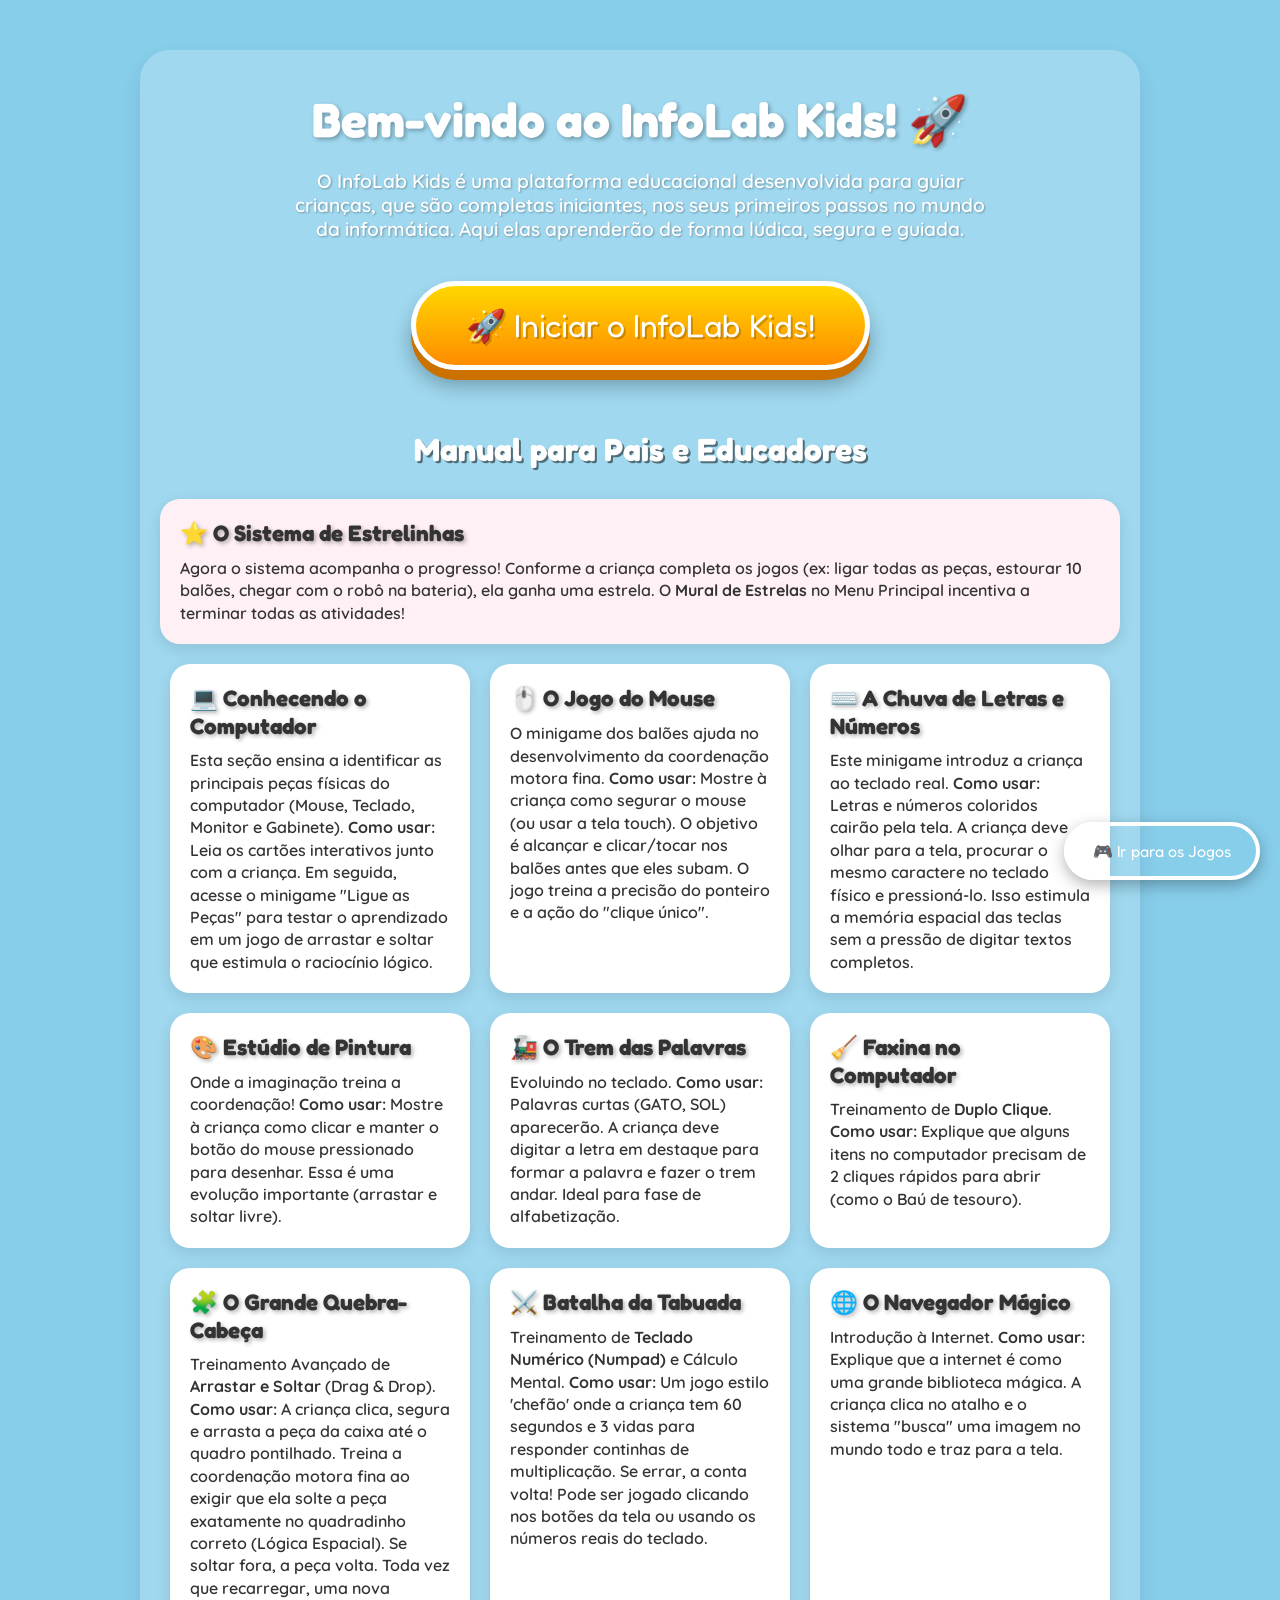
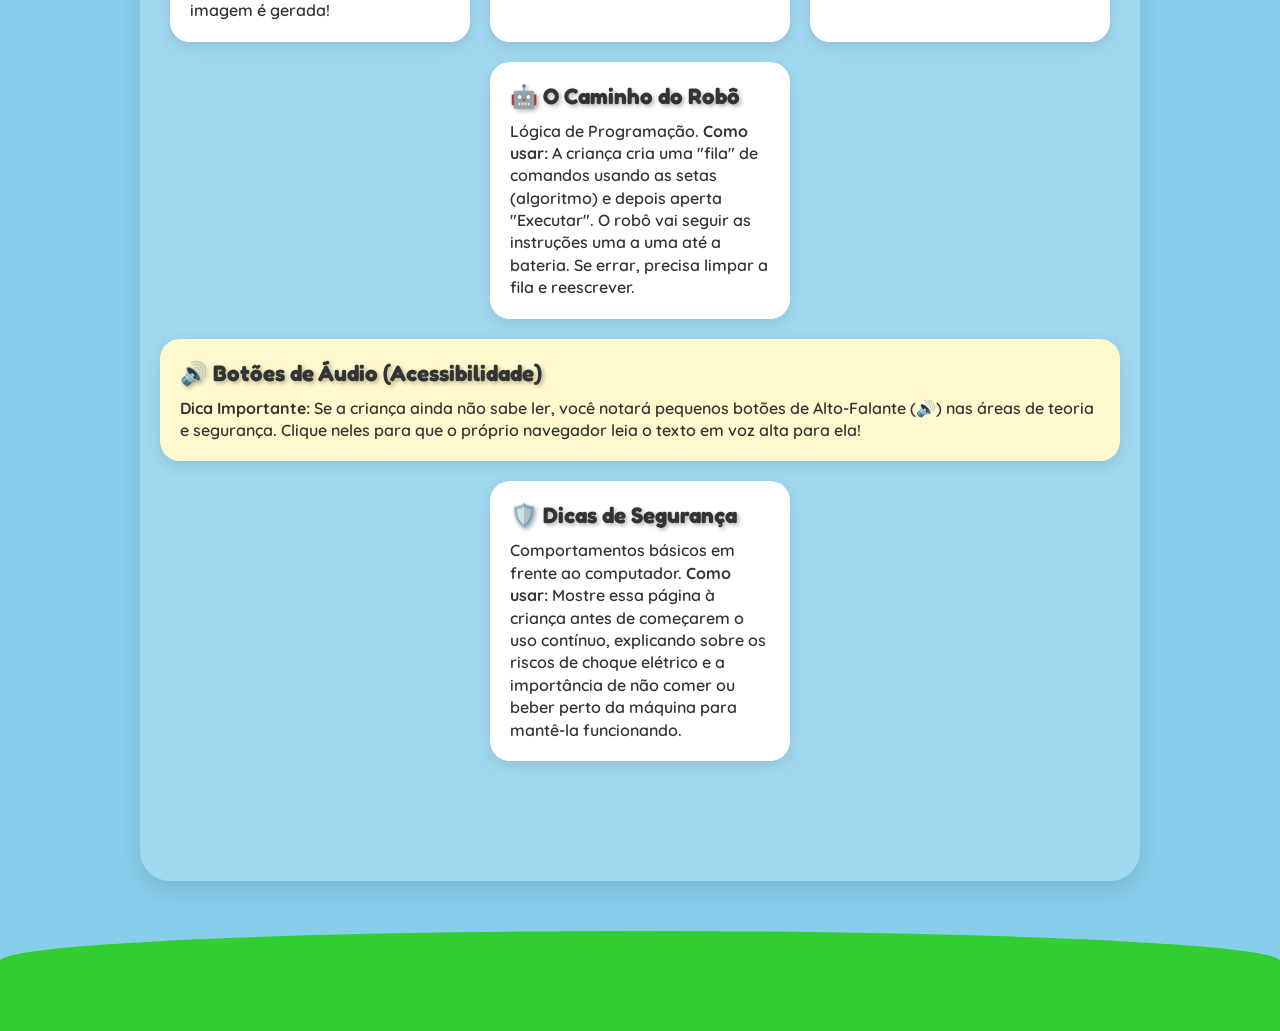
<file: index.html>
<!DOCTYPE html>
<html lang="pt-BR">
<head>
  <meta charset="UTF-8">
  <meta name="viewport" content="width=device-width, initial-scale=1.0">
  <title>Sobre - InfoLab Kids</title>
  <link rel="stylesheet" href="css/style.css?v=2">
</head>
<body>

  <div class="container" style="max-width: 1000px; padding-bottom: 80px;">
    
    <div class="hero-section">
      <h1 class="logo-title" style="margin-bottom: 20px; font-size: 3rem;">Bem-vindo ao InfoLab Kids! 🚀</h1>
      <p>
        O InfoLab Kids é uma plataforma educacional desenvolvida para guiar crianças, que são completas iniciantes, 
        nos seus primeiros passos no mundo da informática. Aqui elas aprenderão de forma lúdica, segura e guiada.
      </p>
    </div>

    <div style="text-align: center;">
      <a href="menu.html" class="btn-start-hero">🚀 Iniciar o InfoLab Kids!</a>
    </div>

    <h2 style="color: white; text-align: center; font-family: 'Fredoka One', cursive; margin-bottom: 30px; font-size: 2rem; text-shadow: 2px 2px 0px rgba(0,0,0,0.5);">
      Manual para Pais e Educadores
    </h2>

    <div class="guide-grid">
      
      <!-- Guia: Gamificação -->
      <div class="guide-card" style="width: 100%; background-color: #FFF0F5; border-color: #FF69B4;">
        <h3>⭐ O Sistema de Estrelinhas</h3>
        <p>
          Agora o sistema acompanha o progresso! Conforme a criança completa os jogos (ex: ligar todas as peças, estourar 10 balões, chegar com o robô na bateria), ela ganha uma estrela. O <strong>Mural de Estrelas</strong> no Menu Principal incentiva a terminar todas as atividades!
        </p>
      </div>

      <!-- Guia: Conhecendo o Computador -->
      <div class="guide-card">
        <h3>💻 Conhecendo o Computador</h3>
        <p>
          Esta seção ensina a identificar as principais peças físicas do computador (Mouse, Teclado, Monitor e Gabinete). 
          <strong>Como usar:</strong> Leia os cartões interativos junto com a criança. Em seguida, acesse o minigame "Ligue as Peças" para testar o aprendizado em um jogo de arrastar e soltar que estimula o raciocínio lógico.
        </p>
      </div>

      <!-- Guia: Aprendendo a usar o Mouse -->
      <div class="guide-card">
        <h3>🖱️ O Jogo do Mouse</h3>
        <p>
          O minigame dos balões ajuda no desenvolvimento da coordenação motora fina. 
          <strong>Como usar:</strong> Mostre à criança como segurar o mouse (ou usar a tela touch). O objetivo é alcançar e clicar/tocar nos balões antes que eles subam. O jogo treina a precisão do ponteiro e a ação do "clique único".
        </p>
      </div>

      <!-- Guia: Aprendendo a usar o Teclado -->
      <div class="guide-card">
        <h3>⌨️ A Chuva de Letras e Números</h3>
        <p>
          Este minigame introduz a criança ao teclado real. 
          <strong>Como usar:</strong> Letras e números coloridos cairão pela tela. A criança deve olhar para a tela, procurar o mesmo caractere no teclado físico e pressioná-lo. Isso estimula a memória espacial das teclas sem a pressão de digitar textos completos.
        </p>
      </div>

      <!-- Guia: Estúdio de Pintura -->
      <div class="guide-card">
        <h3>🎨 Estúdio de Pintura</h3>
        <p>
          Onde a imaginação treina a coordenação! 
          <strong>Como usar:</strong> Mostre à criança como clicar e manter o botão do mouse pressionado para desenhar. Essa é uma evolução importante (arrastar e soltar livre).
        </p>
      </div>

      <!-- Guia: Trem das Palavras -->
      <div class="guide-card">
        <h3>🚂 O Trem das Palavras</h3>
        <p>
          Evoluindo no teclado. 
          <strong>Como usar:</strong> Palavras curtas (GATO, SOL) aparecerão. A criança deve digitar a letra em destaque para formar a palavra e fazer o trem andar. Ideal para fase de alfabetização.
        </p>
      </div>

      <!-- Guia: Faxina -->
      <div class="guide-card">
        <h3>🧹 Faxina no Computador</h3>
        <p>
          Treinamento de <strong>Duplo Clique</strong>.
          <strong>Como usar:</strong> Explique que alguns itens no computador precisam de 2 cliques rápidos para abrir (como o Baú de tesouro).
        </p>
      </div>

      <!-- Guia: Quebra-Cabeça -->
      <div class="guide-card">
        <h3>🧩 O Grande Quebra-Cabeça</h3>
        <p>
          Treinamento Avançado de <strong>Arrastar e Soltar</strong> (Drag & Drop).
          <strong>Como usar:</strong> A criança clica, segura e arrasta a peça da caixa até o quadro pontilhado. Treina a coordenação motora fina ao exigir que ela solte a peça exatamente no quadradinho correto (Lógica Espacial). Se soltar fora, a peça volta. Toda vez que recarregar, uma nova imagem é gerada!
        </p>
      </div>

      <!-- Guia: Batalha da Tabuada -->
      <div class="guide-card">
        <h3>⚔️ Batalha da Tabuada</h3>
        <p>
          Treinamento de <strong>Teclado Numérico (Numpad)</strong> e Cálculo Mental.
          <strong>Como usar:</strong> Um jogo estilo 'chefão' onde a criança tem 60 segundos e 3 vidas para responder continhas de multiplicação. Se errar, a conta volta! Pode ser jogado clicando nos botões da tela ou usando os números reais do teclado.
        </p>
      </div>

      <!-- Guia: O Navegador Mágico -->
      <div class="guide-card">
        <h3>🌐 O Navegador Mágico</h3>
        <p>
          Introdução à Internet.
          <strong>Como usar:</strong> Explique que a internet é como uma grande biblioteca mágica. A criança clica no atalho e o sistema "busca" uma imagem no mundo todo e traz para a tela.
        </p>
      </div>

      <!-- Guia: O Caminho do Robô -->
      <div class="guide-card">
        <h3>🤖 O Caminho do Robô</h3>
        <p>
          Lógica de Programação.
          <strong>Como usar:</strong> A criança cria uma "fila" de comandos usando as setas (algoritmo) e depois aperta "Executar". O robô vai seguir as instruções uma a uma até a bateria. Se errar, precisa limpar a fila e reescrever.
        </p>
      </div>

      <!-- Dica: Acessibilidade -->
      <div class="guide-card" style="width: 100%; background-color: #FFFACD; border-color: #FFD700;">
        <h3>🔊 Botões de Áudio (Acessibilidade)</h3>
        <p>
          <strong>Dica Importante:</strong> Se a criança ainda não sabe ler, você notará pequenos botões de Alto-Falante (🔊) nas áreas de teoria e segurança. Clique neles para que o próprio navegador leia o texto em voz alta para ela!
        </p>
      </div>


      <!-- Guia: Dicas de Segurança -->
      <div class="guide-card">
        <h3>🛡️ Dicas de Segurança</h3>
        <p>
          Comportamentos básicos em frente ao computador. 
          <strong>Como usar:</strong> Mostre essa página à criança antes de começarem o uso contínuo, explicando sobre os riscos de choque elétrico e a importância de não comer ou beber perto da máquina para mantê-la funcionando.
        </p>
      </div>

    </div>

  </div>

  <a href="menu.html" style="position: fixed; bottom: 20px; right: 20px; background-color: var(--button-blue); color: white; padding: 15px 25px; border-radius: 30px; font-family: 'Fredoka One', cursive; text-decoration: none; border: 4px solid white; box-shadow: 0 5px 15px rgba(0,0,0,0.3); z-index: 100;">🎮 Ir para os Jogos</a>
  <div class="grass-footer"></div>

</body>
</html>
</file>
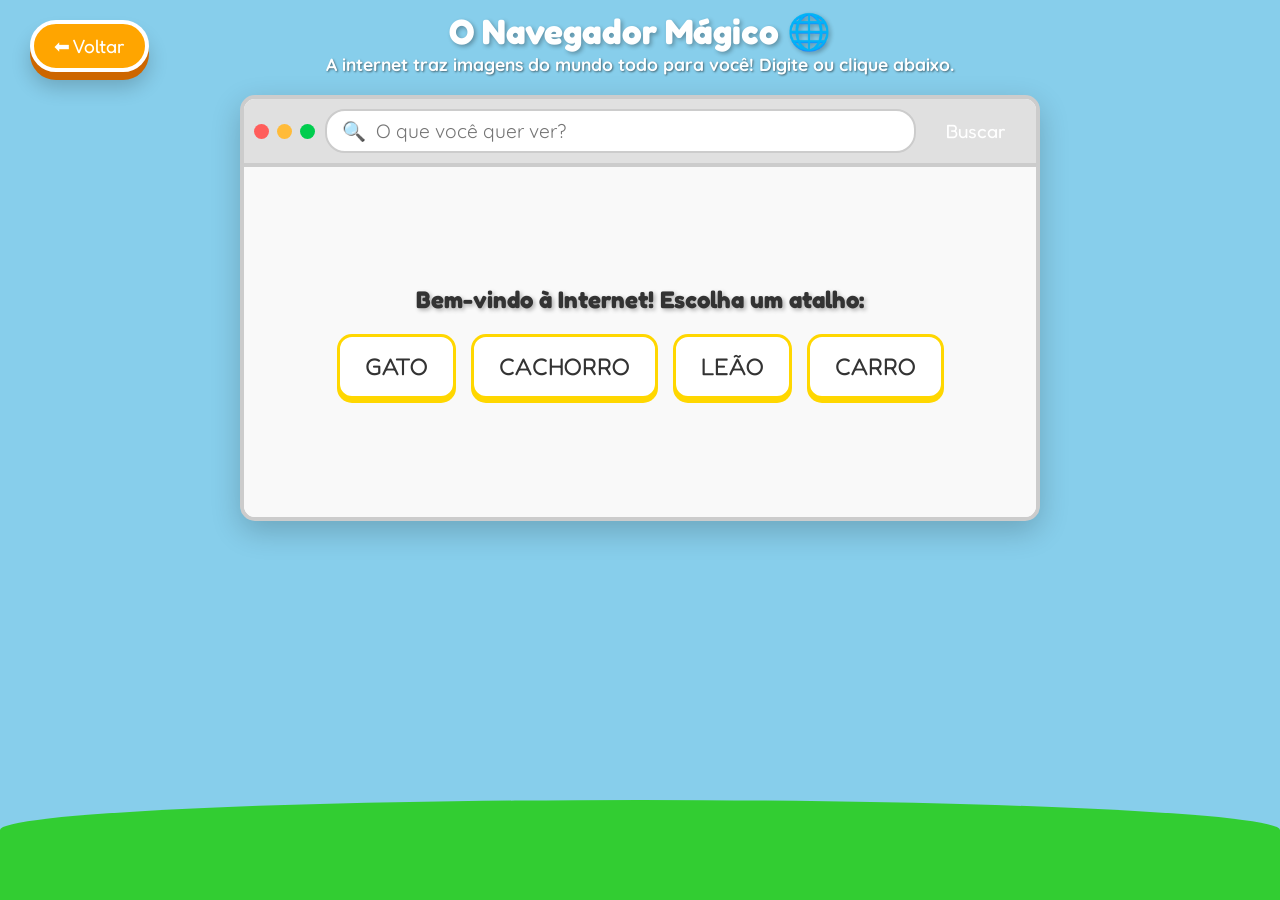
<file: browser-game.html>
<!DOCTYPE html>
<html lang="pt-BR">
<head>
  <meta charset="UTF-8">
  <meta name="viewport" content="width=device-width, initial-scale=1.0, maximum-scale=1.0, user-scalable=no">
  <title>O Navegador Mágico - InfoLab Kids</title>
  <link rel="stylesheet" href="css/style.css?v=3">
  <style>
    .browser-window {
      background: white;
      border: 4px solid #ccc;
      border-radius: 15px;
      width: 90%;
      max-width: 800px;
      margin: 20px auto;
      overflow: hidden;
      box-shadow: 0 10px 30px rgba(0,0,0,0.2);
    }
    .browser-header {
      background: #e0e0e0;
      padding: 10px;
      display: flex;
      align-items: center;
      gap: 10px;
      border-bottom: 4px solid #ccc;
    }
    .browser-dots {
      display: flex;
      gap: 8px;
    }
    .dot {
      width: 15px;
      height: 15px;
      border-radius: 50%;
    }
    .dot.red { background: #FF5D5B; }
    .dot.yellow { background: #FFBB39; }
    .dot.green { background: #00CD4E; }
    
    .browser-bar {
      flex-grow: 1;
      background: white;
      border-radius: 20px;
      padding: 8px 15px;
      font-size: 1.2rem;
      border: 2px solid #ccc;
      display: flex;
      align-items: center;
      font-family: 'Quicksand', sans-serif;
    }
    .browser-bar input {
      border: none;
      outline: none;
      width: 100%;
      font-size: 1.2rem;
      font-family: 'Quicksand', sans-serif;
      margin-left: 10px;
    }
    .search-btn {
      background: var(--button-blue);
      color: white;
      border: none;
      border-radius: 20px;
      padding: 8px 20px;
      font-size: 1.2rem;
      cursor: pointer;
      font-family: 'Fredoka One', cursive;
    }
    
    .browser-content {
      min-height: 350px;
      padding: 20px;
      background: #f9f9f9;
      display: flex;
      flex-direction: column;
      align-items: center;
      justify-content: center;
    }
    .shortcuts {
      display: flex;
      gap: 15px;
      margin-top: 20px;
    }
    .shortcut-btn {
      background: white;
      border: 3px solid var(--button-yellow);
      border-radius: 15px;
      padding: 15px 25px;
      font-size: 1.5rem;
      cursor: pointer;
      font-family: 'Fredoka One', cursive;
      color: var(--text-dark);
      box-shadow: 0 4px 0 var(--button-yellow);
      transition: transform 0.1s;
    }
    .shortcut-btn:active {
      transform: translateY(4px);
      box-shadow: none;
    }

    #loading-spinner {
      display: none;
      font-size: 4rem;
      animation: spin 2s linear infinite;
    }
    @keyframes spin { 100% { transform: rotate(360deg); } }

    #result-card {
      display: none;
      background: white;
      border: 4px solid var(--button-blue);
      border-radius: 20px;
      padding: 30px;
      text-align: center;
      animation: pop 0.5s ease-out;
    }
    #result-emoji {
      font-size: 8rem;
      margin-bottom: 10px;
    }
  </style>
</head>
<body class="game-container">

  <a href="menu.html" class="btn-kid btn-secondary btn-back">⬅ Voltar</a>

  <div style="text-align: center; margin-top: 10px;">
    <h1 class="logo-title" style="margin: 0; font-size: 2.2rem;">O Navegador Mágico 🌐</h1>
    <p style="font-size: 1.1rem; font-weight: 700; color: white; text-shadow: 1px 1px 2px rgba(0,0,0,0.5);">A internet traz imagens do mundo todo para você! Digite ou clique abaixo.</p>
  </div>

  <div class="browser-window">
    <div class="browser-header">
      <div class="browser-dots">
        <div class="dot red"></div><div class="dot yellow"></div><div class="dot green"></div>
      </div>
      <div class="browser-bar">
        🔍 <input type="text" id="search-input" placeholder="O que você quer ver?" readonly>
      </div>
      <button class="search-btn" id="btn-search">Buscar</button>
    </div>
    
    <div class="browser-content" id="browser-content">
      
      <div id="home-view">
        <h2 style="color: var(--text-dark); font-family: 'Fredoka One', cursive; text-align: center;">Bem-vindo à Internet! Escolha um atalho:</h2>
        <div class="shortcuts">
          <button class="shortcut-btn" data-word="GATO" data-emoji="🐱">GATO</button>
          <button class="shortcut-btn" data-word="CACHORRO" data-emoji="🐶">CACHORRO</button>
          <button class="shortcut-btn" data-word="LEÃO" data-emoji="🦁">LEÃO</button>
          <button class="shortcut-btn" data-word="CARRO" data-emoji="🚗">CARRO</button>
        </div>
      </div>

      <div id="loading-spinner">🌍</div>

      <div id="result-card">
        <div id="result-emoji"></div>
        <h2 id="result-title" style="margin: 0; font-family: 'Fredoka One', cursive; color: var(--text-dark);"></h2>
        <button class="btn-kid btn-secondary" id="btn-voltar-home" style="margin-top: 20px; font-size: 1rem; padding: 10px 20px;">Fazer nova busca</button>
      </div>

    </div>
  </div>

  <div class="grass-footer" style="position: fixed; bottom: 0; width: 100%;"></div>

  <script src="js/progress.js"></script>
  <script src="js/browser-game.js"></script>
</body>
</html>
</file>
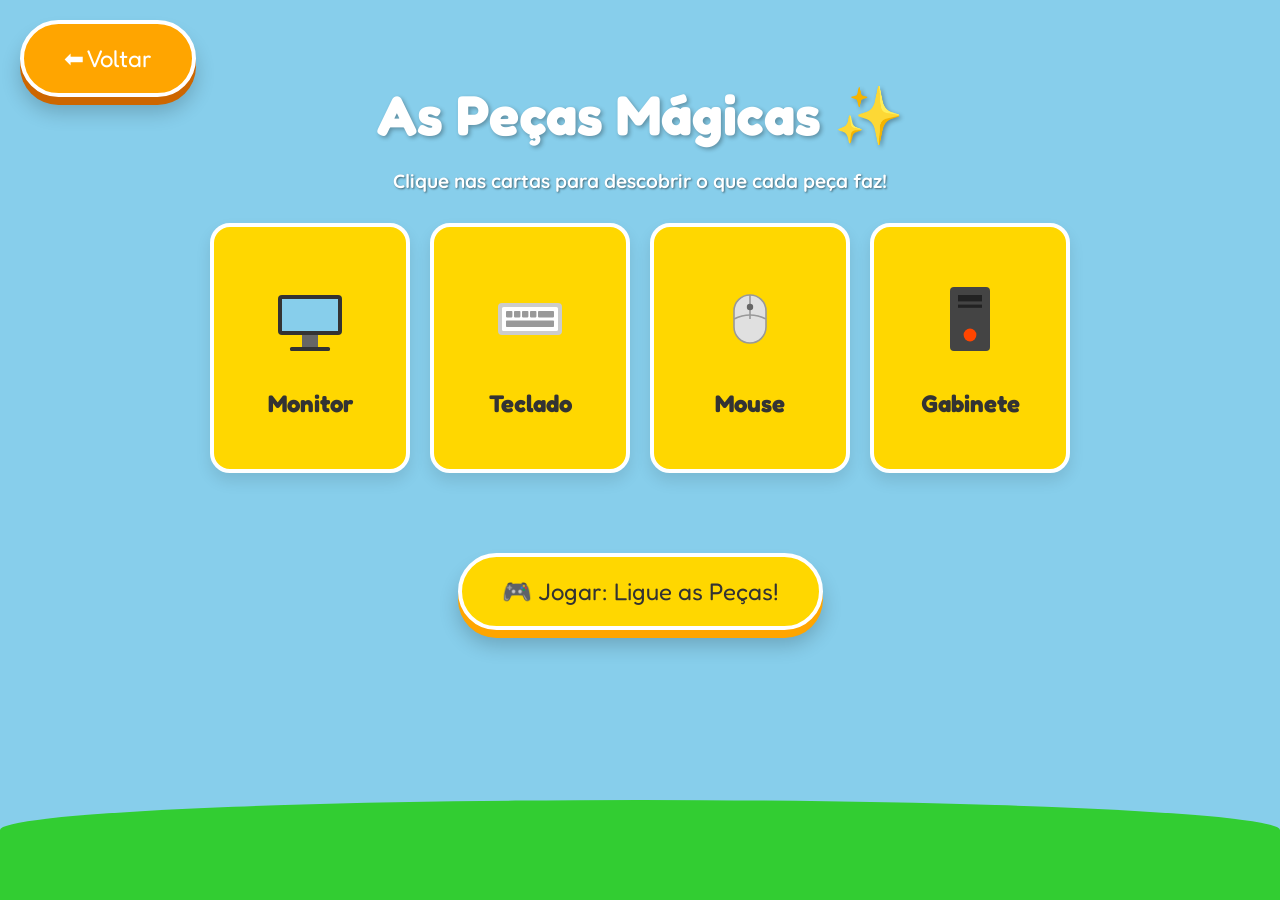
<file: computer-basics.html>
<!DOCTYPE html>
<html lang="pt-BR">
<head>
  <meta charset="UTF-8">
  <meta name="viewport" content="width=device-width, initial-scale=1.0, maximum-scale=1.0, user-scalable=no">
  <title>Conhecendo o Computador - InfoLab Kids</title>
  <link rel="stylesheet" href="css/style.css?v=2">
</head>
<body>

  <a href="menu.html" class="btn-kid btn-secondary btn-back-fixed">⬅ Voltar</a>

  <div class="basics-container">
    
    <div>
      <h1 class="logo-title" style="margin-bottom: 20px;">As Peças Mágicas ✨</h1>
      <p style="font-size: 1.2rem; font-weight: 700; color: white; text-shadow: 1px 1px 2px rgba(0,0,0,0.5); margin-bottom: 30px;">
        Clique nas cartas para descobrir o que cada peça faz!
      </p>

      <div class="cards-grid">
        
        <!-- Card: Monitor -->
        <div class="flip-card">
          <div class="flip-card-inner">
            <div class="flip-card-front">
              <div class="emoji">
                <svg viewBox="0 0 100 100" width="80" height="80">
                  <rect x="10" y="20" width="80" height="50" rx="5" fill="#333" />
                  <rect x="15" y="25" width="70" height="40" fill="#87CEEB" />
                  <rect x="40" y="70" width="20" height="15" fill="#666" />
                  <rect x="25" y="85" width="50" height="5" rx="2" fill="#333" />
                </svg>
              </div>
              <h3>Monitor</h3>
            </div>
            <div class="flip-card-back">
              <button class="btn-speech" data-text="Eu sou como uma TV! Mostro todos os desenhos e joguinhos para você.">🔊</button>
              <p>Eu sou como uma TV! Mostro todos os desenhos e joguinhos para você.</p>
            </div>
          </div>
        </div>

        <!-- Card: Teclado -->
        <div class="flip-card">
          <div class="flip-card-inner">
            <div class="flip-card-front">
              <div class="emoji">
                <svg viewBox="0 0 100 100" width="80" height="80">
                  <rect x="10" y="30" width="80" height="40" rx="5" fill="#ccc" />
                  <rect x="15" y="35" width="70" height="30" rx="2" fill="#fff" />
                  <rect x="20" y="40" width="8" height="8" rx="1" fill="#999" />
                  <rect x="30" y="40" width="8" height="8" rx="1" fill="#999" />
                  <rect x="40" y="40" width="8" height="8" rx="1" fill="#999" />
                  <rect x="50" y="40" width="8" height="8" rx="1" fill="#999" />
                  <rect x="60" y="40" width="20" height="8" rx="1" fill="#999" />
                  <rect x="20" y="52" width="60" height="8" rx="1" fill="#999" />
                </svg>
              </div>
              <h3>Teclado</h3>
            </div>
            <div class="flip-card-back">
              <button class="btn-speech" data-text="Tenho muitas letras e números. Uso eles para escrever palavras mágicas!">🔊</button>
              <p>Tenho muitas letras e números. Uso eles para escrever palavras mágicas!</p>
            </div>
          </div>
        </div>

        <!-- Card: Mouse -->
        <div class="flip-card">
          <div class="flip-card-inner">
            <div class="flip-card-front">
              <div class="emoji">
                <svg viewBox="0 0 100 100" width="80" height="80">
                  <rect x="30" y="20" width="40" height="60" rx="20" fill="#e0e0e0" stroke="#999" stroke-width="2" />
                  <path d="M 30 50 Q 50 40 70 50" stroke="#999" stroke-width="2" fill="none" />
                  <line x1="50" y1="20" x2="50" y2="50" stroke="#999" stroke-width="2" />
                  <circle cx="50" cy="35" r="4" fill="#666" />
                </svg>
              </div>
              <h3>Mouse</h3>
            </div>
            <div class="flip-card-back">
              <button class="btn-speech" data-text="Eu sou a sua mão dentro da tela. Comigo você pode clicar e desenhar.">🔊</button>
              <p>Eu sou a sua mão dentro da tela. Comigo você pode clicar e desenhar.</p>
            </div>
          </div>
        </div>

        <!-- Card: Gabinete -->
        <div class="flip-card">
          <div class="flip-card-inner">
            <div class="flip-card-front">
              <div class="emoji">
                <svg viewBox="0 0 100 100" width="80" height="80">
                  <rect x="25" y="10" width="50" height="80" rx="5" fill="#444" />
                  <rect x="35" y="20" width="30" height="8" fill="#222" />
                  <rect x="35" y="32" width="30" height="4" fill="#222" />
                  <circle cx="50" cy="70" r="8" fill="#FF4500" />
                </svg>
              </div>
              <h3>Gabinete</h3>
            </div>
            <div class="flip-card-back">
              <button class="btn-speech" data-text="Eu sou o cérebro! Guardo todas as memórias e faço tudo funcionar.">🔊</button>
              <p>Eu sou o cérebro! Guardo todas as memórias e faço tudo funcionar.</p>
            </div>
          </div>
        </div>

      </div>
    </div>

    <div style="text-align: center; margin-top: 40px;">
      <a href="match-game.html" class="btn-kid">🎮 Jogar: Ligue as Peças!</a>
    </div>

  </div>

  <div class="grass-footer"></div>

  <script src="js/computer-basics.js"></script>
  <script src="js/speech.js"></script>
</body>
</html>
</file>
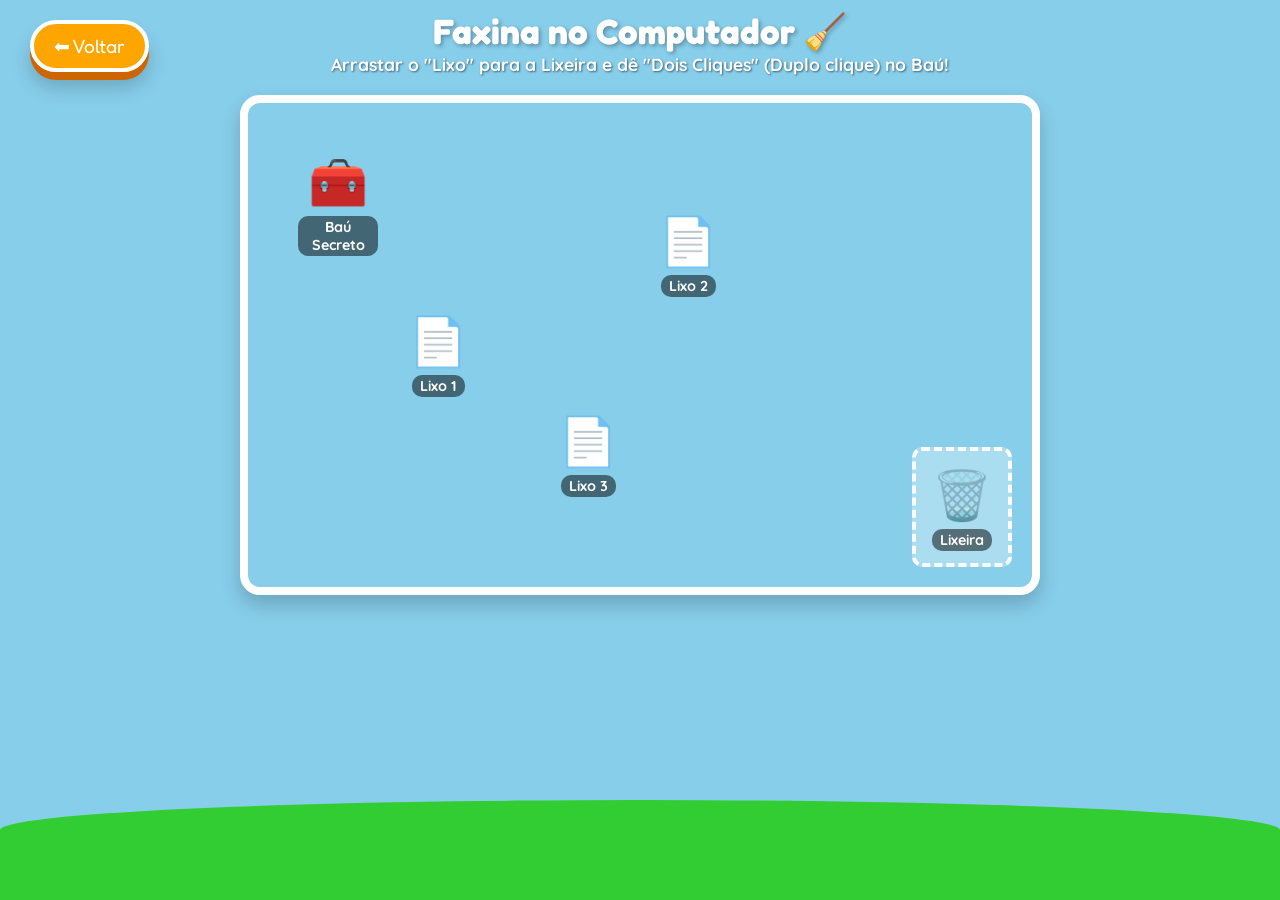
<file: desktop-game.html>
<!DOCTYPE html>
<html lang="pt-BR">
<head>
  <meta charset="UTF-8">
  <meta name="viewport" content="width=device-width, initial-scale=1.0, maximum-scale=1.0, user-scalable=no">
  <title>Faxina no Computador - InfoLab Kids</title>
  <link rel="stylesheet" href="css/style.css?v=3">
  <style>
    .desktop-area {
      background: #87CEEB; /* Azul céu imitando um wallpaper */
      border: 8px solid white;
      border-radius: 20px;
      width: 90%;
      max-width: 800px;
      height: 500px;
      margin: 20px auto;
      position: relative;
      overflow: hidden;
      box-shadow: 0 10px 20px rgba(0,0,0,0.2);
    }
    .icon {
      width: 80px;
      height: 100px;
      position: absolute;
      display: flex;
      flex-direction: column;
      align-items: center;
      justify-content: center;
      cursor: pointer;
      user-select: none;
    }
    .icon-img {
      font-size: 3rem;
      margin-bottom: 5px;
      pointer-events: none;
    }
    .icon-label {
      background: rgba(0,0,0,0.5);
      color: white;
      padding: 2px 8px;
      border-radius: 10px;
      font-size: 0.9rem;
      font-weight: bold;
      pointer-events: none;
    }
    
    .trash-bin {
      bottom: 20px;
      right: 20px;
      width: 100px;
      height: 120px;
      position: absolute;
      background: rgba(255,255,255,0.3);
      border: 4px dashed white;
      border-radius: 10px;
      display: flex;
      flex-direction: column;
      align-items: center;
      justify-content: center;
    }
    .trash-bin.hovered {
      background: rgba(255, 255, 255, 0.6);
      border-color: var(--button-red);
    }
    .trash-bin.success {
      background: var(--grass-green);
    }
    
    #modal-treasure {
      display: none;
      position: absolute;
      top: 50%;
      left: 50%;
      transform: translate(-50%, -50%);
      background: white;
      padding: 40px;
      border-radius: 20px;
      text-align: center;
      box-shadow: 0 20px 40px rgba(0,0,0,0.5);
      z-index: 10;
      animation: pop 0.5s ease-out;
    }
  </style>
</head>
<body class="game-container">

  <a href="menu.html" class="btn-kid btn-secondary btn-back">⬅ Voltar</a>

  <div style="text-align: center; margin-top: 10px;">
    <h1 class="logo-title" style="margin: 0; font-size: 2.2rem;">Faxina no Computador 🧹</h1>
    <p style="font-size: 1.1rem; font-weight: 700; color: white; text-shadow: 1px 1px 2px rgba(0,0,0,0.5);">Arrastar o "Lixo" para a Lixeira e dê "Dois Cliques" (Duplo clique) no Baú!</p>
  </div>

  <div class="desktop-area" id="desktop">
    
    <!-- Lixeira -->
    <div class="trash-bin" id="trash-bin">
      <div class="icon-img" style="pointer-events: auto;">🗑️</div>
      <div class="icon-label">Lixeira</div>
    </div>

    <!-- Baú (Duplo clique) -->
    <div class="icon" id="chest" style="top: 50px; left: 50px;">
      <div class="icon-img">🧰</div>
      <div class="icon-label">Baú Secreto</div>
    </div>

    <!-- Lixos -->
    <div class="icon draggable-trash" draggable="true" id="lixo1" style="top: 200px; left: 150px;">
      <div class="icon-img">📄</div>
      <div class="icon-label">Lixo 1</div>
    </div>
    
    <div class="icon draggable-trash" draggable="true" id="lixo2" style="top: 100px; left: 400px;">
      <div class="icon-img">📄</div>
      <div class="icon-label">Lixo 2</div>
    </div>

    <div class="icon draggable-trash" draggable="true" id="lixo3" style="top: 300px; left: 300px;">
      <div class="icon-img">📄</div>
      <div class="icon-label">Lixo 3</div>
    </div>

    <!-- Modal do Tesouro -->
    <div id="modal-treasure">
      <h2 style="margin:0; font-size: 3rem;">💎👑💎</h2>
      <h3 style="color: var(--button-blue); font-family: 'Fredoka One', cursive;">Você abriu o Baú!</h3>
      <p style="font-weight: bold; color: var(--text-dark);">Parabéns! Você aprendeu o Duplo Clique!</p>
      <button class="btn-kid" onclick="document.getElementById('modal-treasure').style.display='none'">Fechar</button>
    </div>

  </div>

  <div class="grass-footer" style="position: absolute;"></div>

  <script src="js/progress.js"></script>
  <script src="js/desktop-game.js"></script>
</body>
</html>
</file>
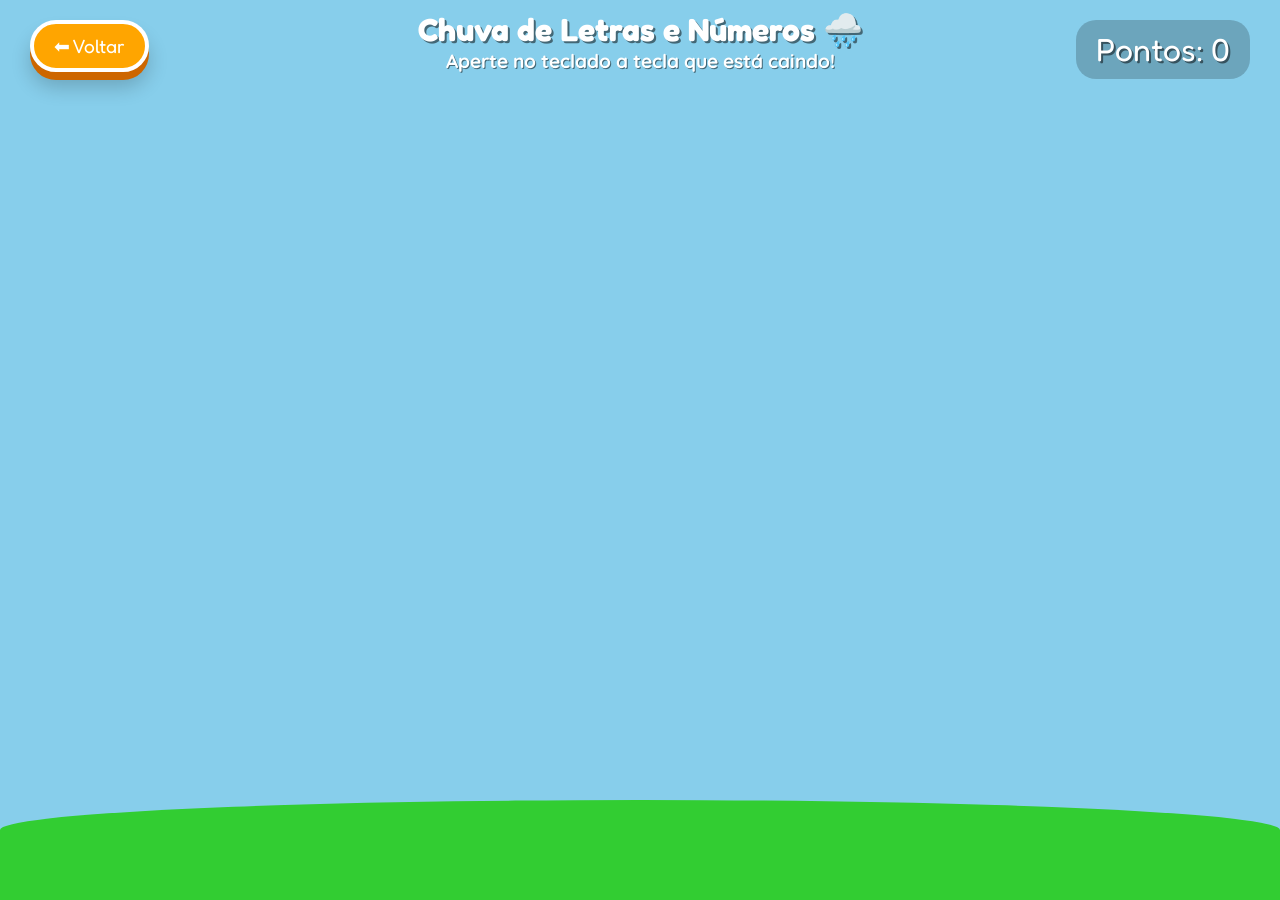
<file: keyboard-game.html>
<!DOCTYPE html>
<html lang="pt-BR">
<head>
  <meta charset="UTF-8">
  <meta name="viewport" content="width=device-width, initial-scale=1.0, maximum-scale=1.0, user-scalable=no">
  <title>Chuva de Letras - InfoLab Kids</title>
  <link rel="stylesheet" href="css/style.css?v=2">
  <style>
    /* Estilos específicos que também podem ficar no style.css, mas mantidos aqui para isolar o mini-game se necessário, porém colocarei no style.css para reuso, ou não. Vou deixar apenas as classes aqui. Wait, the plan said put in style.css. I'll just put it in style.css */
  </style>
</head>
<body class="game-container">

  <a href="menu.html" class="btn-kid btn-secondary btn-back">⬅ Voltar</a>

  <div style="position: absolute; top: 10px; width: 100%; text-align: center; pointer-events: none; z-index: 5;">
    <h2 style="margin: 0; font-size: 2rem; color: #fff; text-shadow: 2px 2px 0px rgba(0,0,0,0.5);">Chuva de Letras e Números 🌧️</h2>
    <p style="font-size: 1.2rem; font-weight: 700; color: #fff; text-shadow: 1px 1px 0px rgba(0,0,0,0.5);">Aperte no teclado a tecla que está caindo!</p>
  </div>

  <div class="scoreboard">
    Pontos: <span id="score">0</span>
  </div>

  <div id="game-area"></div>

  <div class="grass-footer" style="position: absolute;"></div>

  <script src="js/progress.js"></script>
  <script src="js/keyboard-game.js"></script>
</body>
</html>
</file>
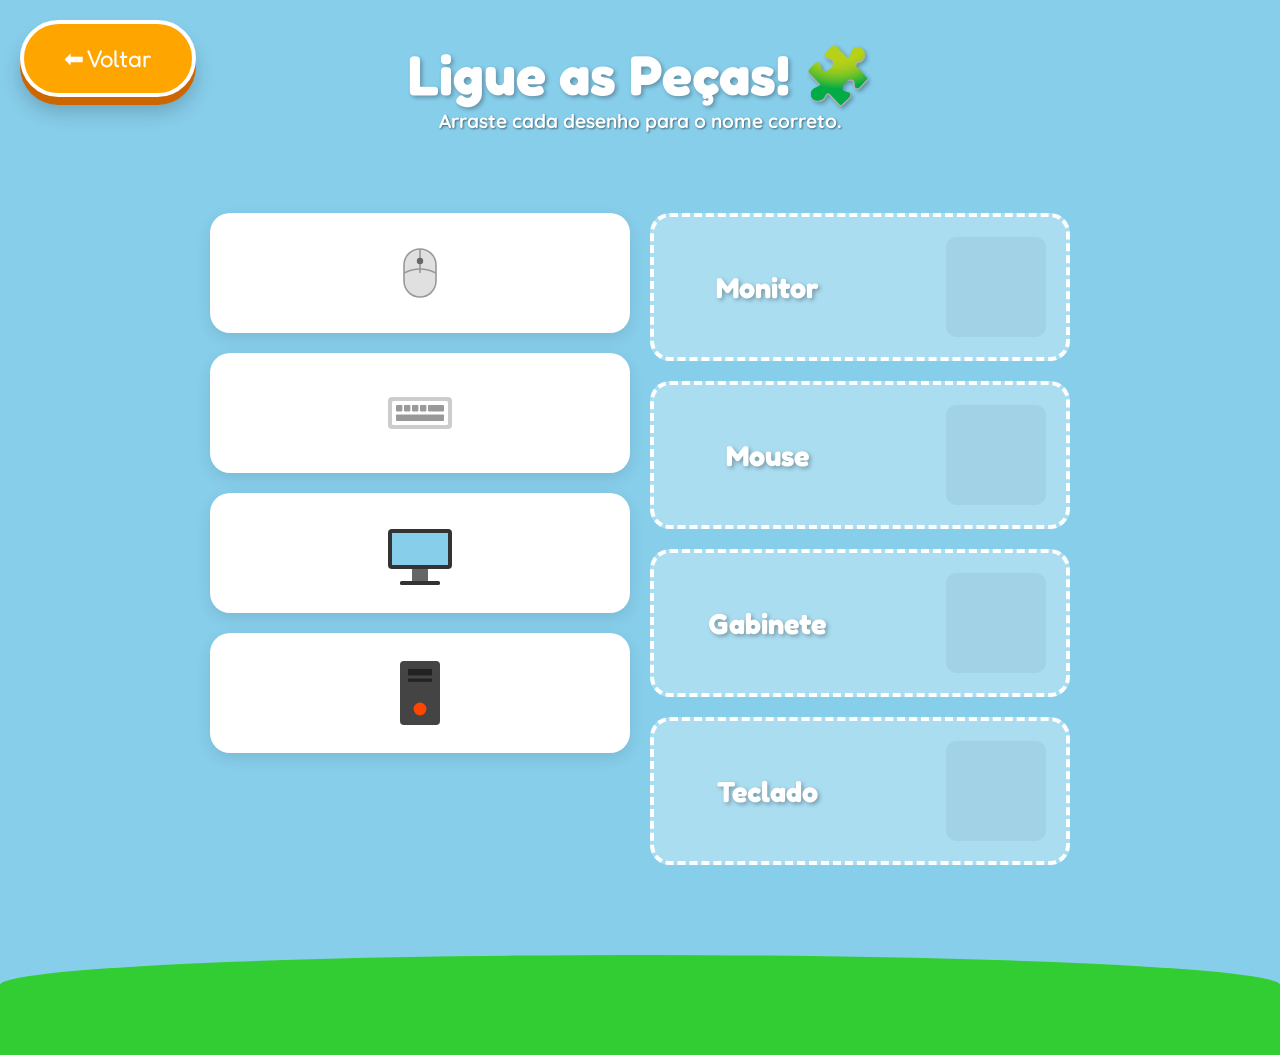
<file: match-game.html>
<!DOCTYPE html>
<html lang="pt-BR">
<head>
  <meta charset="UTF-8">
  <meta name="viewport" content="width=device-width, initial-scale=1.0, maximum-scale=1.0, user-scalable=no">
  <title>Ligue as Peças - InfoLab Kids</title>
  <link rel="stylesheet" href="css/style.css?v=2">
  <style>
    /* Estilos específicos para o jogo Drag and Drop */
    .match-container {
      max-width: 900px;
      width: 95%;
      margin: 0 auto;
      padding: 80px 20px 40px; 
      display: flex;
      justify-content: space-between;
      gap: 20px;
      flex-wrap: wrap;
    }
    .draggable-items, .drop-targets {
      display: flex;
      flex-direction: column;
      gap: 20px;
      flex: 1;
      min-width: 250px;
    }
    .draggable {
      background: white;
      border-radius: 20px;
      padding: 20px;
      box-shadow: 0 5px 15px rgba(0,0,0,0.1);
      cursor: grab;
      display: flex;
      justify-content: center;
      align-items: center;
      transition: transform 0.2s;
    }
    .draggable:active {
      cursor: grabbing;
      transform: scale(1.05);
    }
    .drop-zone {
      background: rgba(255, 255, 255, 0.3);
      border: 4px dashed #fff;
      border-radius: 20px;
      padding: 20px;
      min-height: 120px;
      display: flex;
      align-items: center;
      justify-content: space-between;
      transition: background 0.3s;
    }
    .drop-zone.hovered {
      background: rgba(255, 255, 255, 0.7);
      border-color: var(--button-yellow);
    }
    .drop-zone h3 {
      font-size: 1.8rem;
      margin: 0;
      width: 50%;
    }
    .drop-zone .slot {
      width: 100px;
      height: 100px;
      border-radius: 10px;
      background: rgba(0,0,0,0.05);
      display: flex;
      justify-content: center;
      align-items: center;
    }
    .drop-zone.success {
      background: var(--grass-green);
      border-color: white;
    }
    .drop-zone.success h3 {
      color: white;
    }
    
    #congrats {
      display: none;
      background: var(--button-yellow);
      padding: 30px;
      border-radius: 20px;
      box-shadow: 0 10px 20px rgba(0,0,0,0.2);
      margin-top: 40px;
      color: var(--text-dark);
      animation: pop 0.5s ease-out;
    }
  </style>
</head>
<body>

  <a href="computer-basics.html" class="btn-kid btn-secondary btn-back-fixed">⬅ Voltar</a>

  <h1 class="logo-title" style="margin-top: 40px; margin-bottom: 0;">Ligue as Peças! 🧩</h1>
  <p style="font-size: 1.2rem; font-weight: 700; color: white; text-shadow: 1px 1px 2px rgba(0,0,0,0.5);">Arraste cada desenho para o nome correto.</p>

  <div class="match-container">
    
    <div class="draggable-items">
      <!-- Mouse -->
      <div class="draggable" draggable="true" id="item-mouse" data-target="mouse">
        <svg viewBox="0 0 100 100" width="80" height="80">
          <rect x="30" y="20" width="40" height="60" rx="20" fill="#e0e0e0" stroke="#999" stroke-width="2" />
          <path d="M 30 50 Q 50 40 70 50" stroke="#999" stroke-width="2" fill="none" />
          <line x1="50" y1="20" x2="50" y2="50" stroke="#999" stroke-width="2" />
          <circle cx="50" cy="35" r="4" fill="#666" />
        </svg>
      </div>
      <!-- Teclado -->
      <div class="draggable" draggable="true" id="item-teclado" data-target="teclado">
        <svg viewBox="0 0 100 100" width="80" height="80">
          <rect x="10" y="30" width="80" height="40" rx="5" fill="#ccc" />
          <rect x="15" y="35" width="70" height="30" rx="2" fill="#fff" />
          <rect x="20" y="40" width="8" height="8" rx="1" fill="#999" />
          <rect x="30" y="40" width="8" height="8" rx="1" fill="#999" />
          <rect x="40" y="40" width="8" height="8" rx="1" fill="#999" />
          <rect x="50" y="40" width="8" height="8" rx="1" fill="#999" />
          <rect x="60" y="40" width="20" height="8" rx="1" fill="#999" />
          <rect x="20" y="52" width="60" height="8" rx="1" fill="#999" />
        </svg>
      </div>
      <!-- Monitor -->
      <div class="draggable" draggable="true" id="item-monitor" data-target="monitor">
        <svg viewBox="0 0 100 100" width="80" height="80">
          <rect x="10" y="20" width="80" height="50" rx="5" fill="#333" />
          <rect x="15" y="25" width="70" height="40" fill="#87CEEB" />
          <rect x="40" y="70" width="20" height="15" fill="#666" />
          <rect x="25" y="85" width="50" height="5" rx="2" fill="#333" />
        </svg>
      </div>
      <!-- Gabinete -->
      <div class="draggable" draggable="true" id="item-gabinete" data-target="gabinete">
        <svg viewBox="0 0 100 100" width="80" height="80">
          <rect x="25" y="10" width="50" height="80" rx="5" fill="#444" />
          <rect x="35" y="20" width="30" height="8" fill="#222" />
          <rect x="35" y="32" width="30" height="4" fill="#222" />
          <circle cx="50" cy="70" r="8" fill="#FF4500" />
        </svg>
      </div>
    </div>

    <div class="drop-targets">
      <div class="drop-zone" data-target="monitor">
        <h3>Monitor</h3>
        <div class="slot"></div>
      </div>
      <div class="drop-zone" data-target="mouse">
        <h3>Mouse</h3>
        <div class="slot"></div>
      </div>
      <div class="drop-zone" data-target="gabinete">
        <h3>Gabinete</h3>
        <div class="slot"></div>
      </div>
      <div class="drop-zone" data-target="teclado">
        <h3>Teclado</h3>
        <div class="slot"></div>
      </div>
    </div>
  </div>

  <div id="congrats">
    <h2>🎉 Parabéns! Você conseguiu! 🎉</h2>
    <p style="font-size: 1.2rem; margin-top: 10px;">Você já conhece as partes mágicas do computador.</p>
  </div>

  <div class="grass-footer"></div>

  <script src="js/progress.js"></script>
  <script src="js/match-game.js"></script>
</body>
</html>
</file>
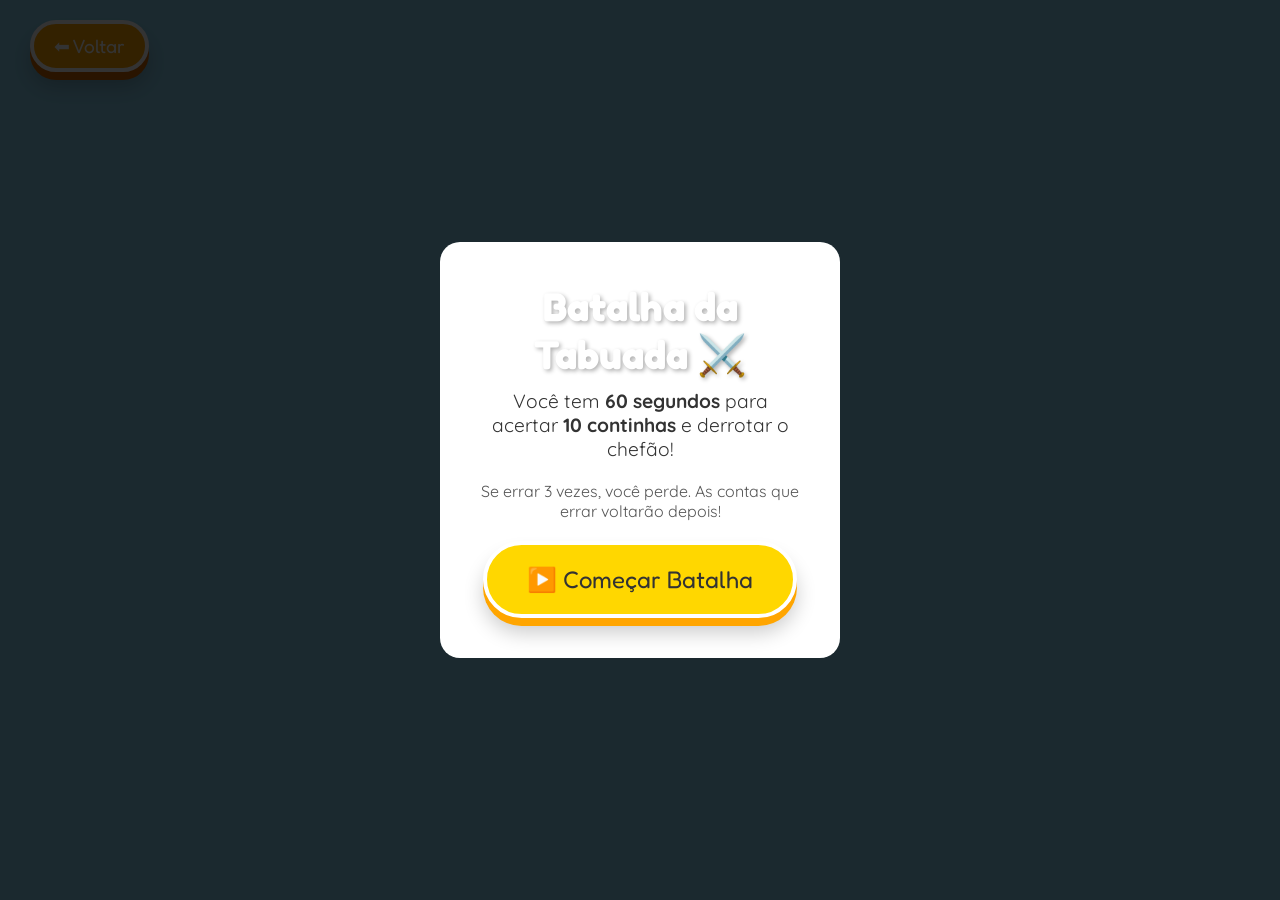
<file: math-game.html>
<!DOCTYPE html>
<html lang="pt-BR">
<head>
  <meta charset="UTF-8">
  <meta name="viewport" content="width=device-width, initial-scale=1.0, maximum-scale=1.0, user-scalable=no">
  <title>Batalha da Tabuada - InfoLab Kids</title>
  <link rel="stylesheet" href="css/style.css?v=6">
  <style>
    .math-header {
      display: flex;
      justify-content: space-between;
      align-items: center;
      width: 90%;
      max-width: 600px;
      margin: 20px auto 0;
      background: rgba(255,255,255,0.8);
      padding: 15px 30px;
      border-radius: 20px;
      border: 4px solid var(--button-yellow);
    }
    .hearts {
      font-size: 2rem;
      letter-spacing: 5px;
    }
    .timer {
      font-size: 2rem;
      font-weight: 900;
      color: #e74c3c;
    }
    
    .game-board {
      background: white;
      border: 8px solid var(--button-orange);
      border-radius: 25px;
      width: 90%;
      max-width: 500px;
      margin: 30px auto;
      padding: 40px 20px;
      text-align: center;
      box-shadow: 0 15px 30px rgba(0,0,0,0.2);
    }
    
    .question-box {
      font-size: 6rem;
      font-family: 'Fredoka One', cursive;
      color: var(--text-dark);
      margin-bottom: 30px;
      display: flex;
      justify-content: center;
      align-items: center;
      gap: 15px;
    }

    .answer-input {
      font-size: 5rem;
      font-family: 'Fredoka One', cursive;
      color: #1e90ff;
      border-bottom: 8px solid #1e90ff;
      min-width: 100px;
      height: 100px;
      display: inline-block;
      text-align: center;
      line-height: 100px;
    }

    .keypad {
      display: grid;
      grid-template-columns: repeat(3, 1fr);
      gap: 15px;
      max-width: 300px;
      margin: 0 auto;
    }

    .key-btn {
      background: #1e90ff;
      color: white;
      border: none;
      border-radius: 15px;
      font-size: 2.5rem;
      font-family: 'Fredoka One', cursive;
      padding: 20px 0;
      cursor: pointer;
      box-shadow: 0 6px 0 #0984e3;
      transition: transform 0.1s;
    }
    .key-btn:active {
      transform: translateY(6px);
      box-shadow: none;
    }
    
    .key-btn.btn-clear {
      background: #e74c3c;
      box-shadow: 0 6px 0 #c0392b;
    }
    .key-btn.btn-enter {
      background: var(--grass-green);
      box-shadow: 0 6px 0 #27ae60;
    }

    .shake {
      animation: shake 0.5s cubic-bezier(.36,.07,.19,.97) both;
    }
    @keyframes shake {
      10%, 90% { transform: translate3d(-5px, 0, 0); }
      20%, 80% { transform: translate3d(5px, 0, 0); }
      30%, 50%, 70% { transform: translate3d(-10px, 0, 0); }
      40%, 60% { transform: translate3d(10px, 0, 0); }
    }

    .flash-green {
      animation: flashGreen 0.5s ease-out;
    }
    @keyframes flashGreen {
      0% { background-color: #a8e6cf; }
      100% { background-color: white; }
    }
    
    .flash-red {
      animation: flashRed 0.5s ease-out;
    }
    @keyframes flashRed {
      0% { background-color: #ffcccb; }
      100% { background-color: white; }
    }

    /* Tela de Início / Fim */
    .overlay {
      position: fixed;
      top: 0; left: 0; width: 100%; height: 100%;
      background: rgba(0,0,0,0.8);
      display: flex;
      justify-content: center;
      align-items: center;
      z-index: 1000;
    }
    .modal {
      background: white;
      padding: 40px;
      border-radius: 20px;
      text-align: center;
      max-width: 400px;
    }
    .modal h2 { font-size: 2.5rem; margin-bottom: 10px; }
    .modal p { font-size: 1.2rem; margin-bottom: 20px; }
  </style>
</head>
<body class="game-container">

  <a href="menu.html" class="btn-kid btn-secondary btn-back">⬅ Voltar</a>

  <div class="math-header" style="display: none;" id="game-ui-header">
    <div class="hearts" id="hearts-display">❤️❤️❤️</div>
    <div class="timer" id="timer-display">⏱️ 60s</div>
    <div style="font-size: 1.5rem; font-weight: bold; color: #1e90ff;">🎯 <span id="score-display">0</span>/10</div>
  </div>

  <div class="game-board" id="game-board" style="display: none;">
    <div class="question-box">
      <span id="num1">7</span>
      <span style="color: var(--button-orange);">x</span>
      <span id="num2">8</span>
      <span>=</span>
      <div class="answer-input" id="answer-input"></div>
    </div>

    <div class="keypad">
      <button class="key-btn" onclick="pressKey(1)">1</button>
      <button class="key-btn" onclick="pressKey(2)">2</button>
      <button class="key-btn" onclick="pressKey(3)">3</button>
      <button class="key-btn" onclick="pressKey(4)">4</button>
      <button class="key-btn" onclick="pressKey(5)">5</button>
      <button class="key-btn" onclick="pressKey(6)">6</button>
      <button class="key-btn" onclick="pressKey(7)">7</button>
      <button class="key-btn" onclick="pressKey(8)">8</button>
      <button class="key-btn" onclick="pressKey(9)">9</button>
      <button class="key-btn btn-clear" onclick="pressClear()">C</button>
      <button class="key-btn" onclick="pressKey(0)">0</button>
      <button class="key-btn btn-enter" onclick="checkAnswer()">✔</button>
    </div>
  </div>

  <!-- Tela de Preparação -->
  <div class="overlay" id="start-screen">
    <div class="modal">
      <h2>Batalha da Tabuada ⚔️</h2>
      <p>Você tem <strong>60 segundos</strong> para acertar <strong>10 continhas</strong> e derrotar o chefão!</p>
      <p style="font-size: 1rem; color: #555;">Se errar 3 vezes, você perde. As contas que errar voltarão depois!</p>
      <button class="btn-kid" onclick="startGame()">▶️ Começar Batalha</button>
    </div>
  </div>

  <!-- Tela de Resultado -->
  <div class="overlay" id="result-screen" style="display: none;">
    <div class="modal">
      <h2 id="result-title">Vitória! 🏆</h2>
      <p id="result-message">Você derrotou o chefão da matemática!</p>
      <button class="btn-kid" onclick="resetGame()">🔄 Jogar Novamente</button>
      <br><br>
      <a href="menu.html" class="btn-kid btn-secondary">⬅ Voltar ao Menu</a>
    </div>
  </div>

  <script src="js/progress.js?v=6"></script>
  <script src="js/math-game.js"></script>
</body>
</html>
</file>
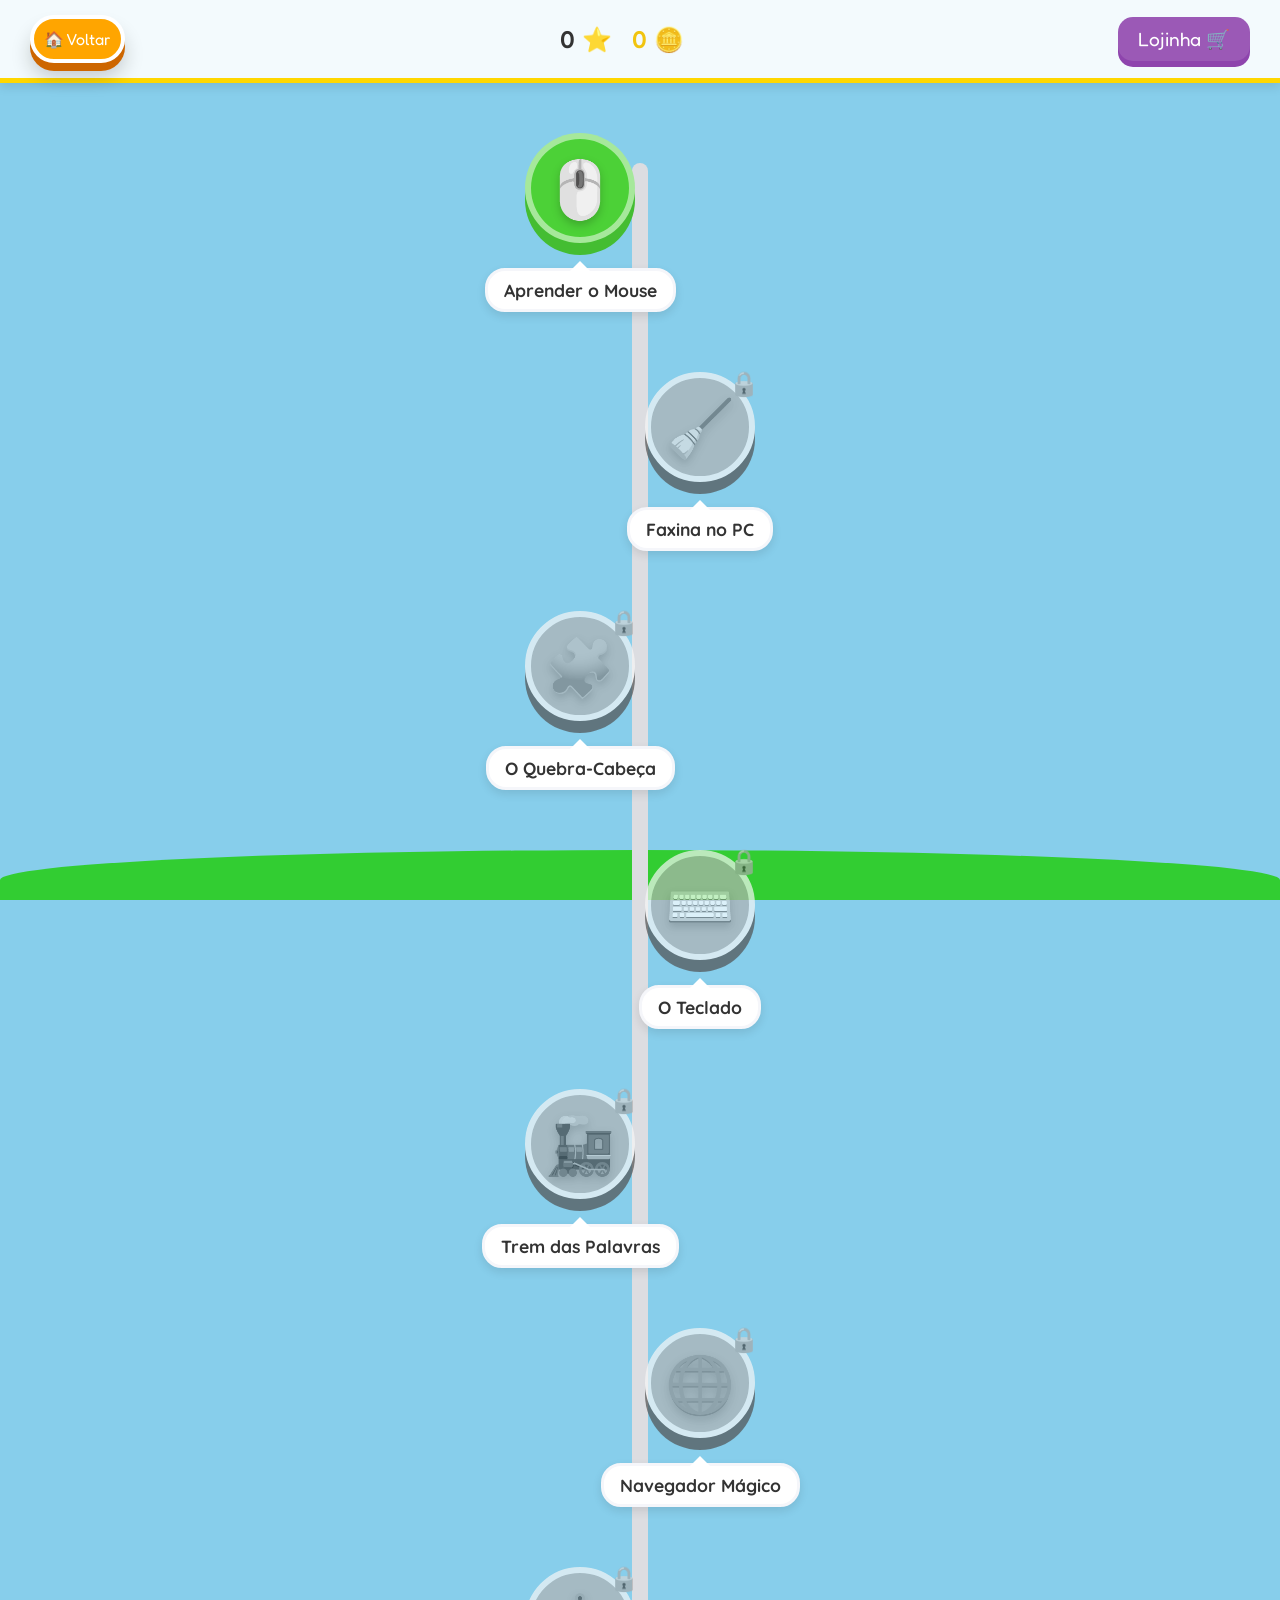
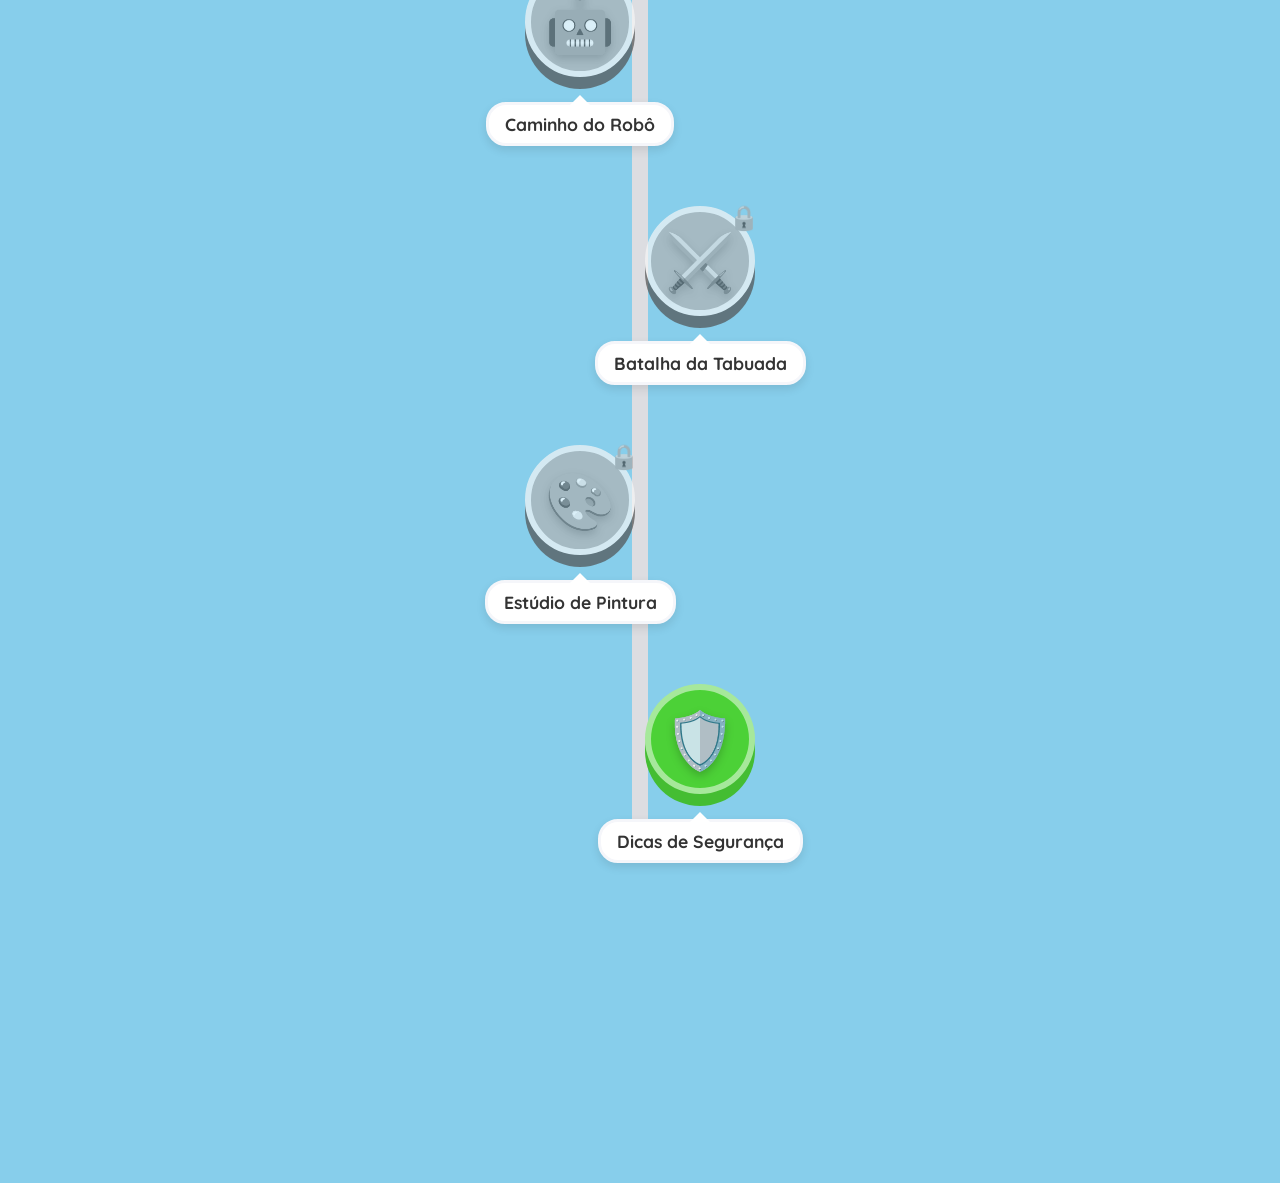
<file: menu.html>
<!DOCTYPE html>
<html lang="pt-BR">
<head>
  <meta charset="UTF-8">
  <meta name="viewport" content="width=device-width, initial-scale=1.0">
  <title>Trilha de Aventura - InfoLab Kids</title>
  <link rel="stylesheet" href="css/style.css?v=7">
  <style>
    body {
      background: #87CEEB;
      overflow-x: hidden;
    }
    .header-panel {
      display: flex;
      justify-content: space-between;
      align-items: center;
      padding: 15px 30px;
      background: rgba(255, 255, 255, 0.9);
      border-bottom: 5px solid var(--button-yellow);
      position: sticky;
      top: 0;
      z-index: 100;
      box-shadow: 0 4px 10px rgba(0,0,0,0.1);
      width: 100%;
    }
    
    .stats {
      font-size: 1.5rem;
      font-weight: 900;
      color: var(--text-dark);
      display: flex;
      gap: 20px;
    }
    
    .btn-store {
      background: #9b59b6;
      color: white;
      border: none;
      padding: 10px 20px;
      font-size: 1.2rem;
      font-family: 'Fredoka One', cursive;
      border-radius: 15px;
      cursor: pointer;
      box-shadow: 0 6px 0 #8e44ad;
      transition: 0.1s;
    }
    .btn-store:active {
      transform: translateY(6px);
      box-shadow: none;
    }

    .trail-container {
      padding: 50px 20px;
      width: 100%;
      max-width: 600px; /* Mais estreito para a trilha ficar focada */
      margin: 0 auto;
      display: flex;
      flex-direction: column;
      align-items: center; /* Centraliza tudo */
      gap: 60px; /* Mais espaço entre os níveis */
      position: relative;
      margin-bottom: 120px;
    }
    
    /* A linha da trilha (pontilhada ou grossa) */
    .trail-container::before {
      content: '';
      position: absolute;
      top: 80px;
      bottom: 80px;
      left: 50%;
      width: 16px;
      background: #dcdde1;
      margin-left: -8px;
      z-index: -1;
      border-radius: 10px;
    }

    .trail-node {
      display: flex;
      flex-direction: column;
      align-items: center;
      position: relative;
      width: 100%;
    }
    
    /* Zigue-zague com margens */
    .trail-node:nth-child(odd) {
      transform: translateX(-60px);
    }
    .trail-node:nth-child(even) {
      transform: translateX(60px);
    }

    /* O botão principal circular (estilo Duolingo) */
    .node-content {
      width: 110px;
      height: 110px;
      background: var(--button-yellow);
      border-radius: 50%;
      border: 6px solid rgba(255,255,255,0.5);
      box-shadow: 0 12px 0 var(--button-orange);
      text-decoration: none;
      display: flex;
      justify-content: center;
      align-items: center;
      transition: all 0.2s cubic-bezier(0.175, 0.885, 0.32, 1.275);
      position: relative;
      z-index: 2;
    }
    
    /* Cores variadas baseadas na posição */
    .trail-node:nth-child(3n+1) .node-content:not(.locked) {
      background: #4cd137; box-shadow: 0 12px 0 #44bd32;
    }
    .trail-node:nth-child(3n+2) .node-content:not(.locked) {
      background: #00a8ff; box-shadow: 0 12px 0 #0097e6;
    }
    .trail-node:nth-child(3n+3) .node-content:not(.locked) {
      background: #9c88ff; box-shadow: 0 12px 0 #8c7ae6;
    }

    .node-content:hover:not(.locked) {
      transform: translateY(-8px);
      box-shadow: 0 20px 0 var(--button-orange);
    }
    .trail-node:nth-child(3n+1) .node-content:hover:not(.locked) { box-shadow: 0 20px 0 #44bd32; }
    .trail-node:nth-child(3n+2) .node-content:hover:not(.locked) { box-shadow: 0 20px 0 #0097e6; }
    .trail-node:nth-child(3n+3) .node-content:hover:not(.locked) { box-shadow: 0 20px 0 #8c7ae6; }
    
    .node-content:active:not(.locked) {
      transform: translateY(12px);
      box-shadow: 0 0 0 transparent !important;
    }

    .node-content.locked {
      background: #e1b12c;
      border-color: #f5f6fa;
      box-shadow: 0 12px 0 #c23616;
      filter: grayscale(100%);
      pointer-events: none;
      opacity: 0.7;
    }

    .node-icon {
      font-size: 3.5rem;
      filter: drop-shadow(0 4px 4px rgba(0,0,0,0.2));
    }
    
    /* Balão flutuante com o título da fase */
    .node-title-bubble {
      margin-top: 25px;
      background: white;
      padding: 8px 16px;
      border-radius: 20px;
      font-weight: 700;
      font-size: 1.1rem;
      color: var(--text-dark);
      border: 3px solid #f5f6fa;
      box-shadow: 0 4px 10px rgba(0,0,0,0.1);
      position: relative;
      z-index: 3;
    }
    
    .node-title-bubble::after {
      content: '';
      position: absolute;
      top: -10px;
      left: 50%;
      transform: translateX(-50%);
      border-left: 10px solid transparent;
      border-right: 10px solid transparent;
      border-bottom: 10px solid white;
    }

    /* Modal Loja */
    .store-modal {
      display: none;
      position: fixed;
      top: 0; left: 0; width: 100%; height: 100%;
      background: rgba(0,0,0,0.8);
      z-index: 1000;
      justify-content: center;
      align-items: center;
    }
    .store-content {
      background: white;
      padding: 30px;
      border-radius: 25px;
      max-width: 600px;
      width: 90%;
      text-align: center;
      position: relative;
    }
    .mascot-preview {
      font-size: 6rem;
      margin-bottom: 20px;
      position: relative;
      display: inline-block;
    }
    .mascot-accessory {
      position: absolute;
      top: -20px;
      left: 50%;
      transform: translateX(-50%);
      font-size: 4rem;
    }
    .store-grid {
      display: grid;
      grid-template-columns: repeat(auto-fit, minmax(120px, 1fr));
      gap: 15px;
      margin-top: 20px;
    }
    .store-item {
      background: #f0f0f0;
      border: 3px solid #ccc;
      border-radius: 15px;
      padding: 15px;
      cursor: pointer;
    }
    .store-item.owned {
      border-color: var(--grass-green);
      background: #e0ffe0;
    }
    .store-item.equipped {
      border-color: var(--button-yellow);
      background: #fffacd;
    }
    .close-store {
      background: #e74c3c;
      color: white;
      border: none;
      padding: 10px 20px;
      border-radius: 10px;
      font-family: 'Fredoka One';
      cursor: pointer;
      margin-top: 20px;
    }
  </style>
</head>
<body>

  <div class="header-panel">
    <a href="index.html" class="btn-kid btn-secondary" style="padding: 10px; font-size: 1rem;">🏠 Voltar</a>
    <div class="stats">
      <span id="star-count">0 ⭐</span>
      <span id="coin-count" style="color: #f1c40f;">0 🪙</span>
    </div>
    <button class="btn-store" onclick="openStore()">Lojinha 🛒</button>
  </div>

  <div class="trail-container" id="trail-container">
    <!-- Gerado via JS -->
  </div>

  <div class="grass-footer" style="position: fixed; bottom: 0; width: 100%; height: 50px; background: var(--grass-green); z-index: -2;"></div>

  <!-- Modal Loja -->
  <div class="store-modal" id="store-modal">
    <div class="store-content">
      <h2>Loja do Mascote</h2>
      <div class="mascot-preview">
        🤖
        <div class="mascot-accessory" id="mascot-acc"></div>
      </div>
      <p style="font-weight: 700; color: #f1c40f; font-size: 1.5rem;">Moedas: <span id="store-coins"></span> 🪙</p>
      
      <div class="store-grid" id="store-grid">
        <!-- Itens gerados via JS -->
      </div>
      
      <button class="close-store" onclick="closeStore()">Fechar</button>
    </div>
  </div>

  <script src="js/progress.js?v=7"></script>
  <script src="js/store.js"></script>
  <script>
    const trailData = [
      { id: 'mouse', title: 'Aprender o Mouse', icon: '🖱️', link: 'mouse-game.html', unlockReq: null },
      { id: 'desktop', title: 'Faxina no PC', icon: '🧹', link: 'desktop-game.html', unlockReq: 'mouse' },
      { id: 'puzzle', title: 'O Quebra-Cabeça', icon: '🧩', link: 'puzzle-game.html', unlockReq: 'desktop' },
      { id: 'keyboard', title: 'O Teclado', icon: '⌨️', link: 'keyboard-game.html', unlockReq: 'puzzle' },
      { id: 'word', title: 'Trem das Palavras', icon: '🚂', link: 'word-game.html', unlockReq: 'keyboard' },
      { id: 'browser', title: 'Navegador Mágico', icon: '🌐', link: 'browser-game.html', unlockReq: 'word' },
      { id: 'robot', title: 'Caminho do Robô', icon: '🤖', link: 'robot-game.html', unlockReq: 'browser' },
      { id: 'math', title: 'Batalha da Tabuada', icon: '⚔️', link: 'math-game.html', unlockReq: 'robot' },
      { id: 'paint', title: 'Estúdio de Pintura', icon: '🎨', link: 'paint-game.html', unlockReq: 'math' },
      { id: 'safety', title: 'Dicas de Segurança', icon: '🛡️', link: 'safety-tips.html', unlockReq: null } // Sempre aberto
    ];

    function renderTrail() {
      const container = document.getElementById('trail-container');
      container.innerHTML = '';
      
      const progress = getProgress();
      
      trailData.forEach(node => {
        const isLocked = node.unlockReq ? !progress[node.unlockReq] : false;
        const isCompleted = progress[node.id];
        
        const nodeEl = document.createElement('div');
        nodeEl.className = 'trail-node';
        
        let extraBadge = isCompleted ? '<div style="position:absolute; top:-10px; right:-10px; font-size:1.5rem;">⭐</div>' : '';
        if (isLocked) extraBadge = '<div style="position:absolute; top:-10px; right:-10px; font-size:1.5rem;">🔒</div>';
        
        nodeEl.innerHTML = `
          <a href="${isLocked ? '#' : node.link}" class="node-content ${isLocked ? 'locked' : ''}">
            ${extraBadge}
            <span class="node-icon">${node.icon}</span>
          </a>
          <div class="node-title-bubble">${node.title}</div>
        `;
        
        container.appendChild(nodeEl);
      });
      
      // Update stats
      let stars = 0;
      for (let k in progress) {
        if (progress[k] && typeof progress[k] === 'boolean') stars++;
      }
      document.getElementById('star-count').innerText = `${stars} ⭐`;
      document.getElementById('coin-count').innerText = `${progress.coins || 0} 🪙`;
    }

    document.addEventListener('DOMContentLoaded', () => {
      renderTrail();
      if(typeof updateMascotPreview === 'function') updateMascotPreview();
    });
  </script>
</body>
</html>
</file>
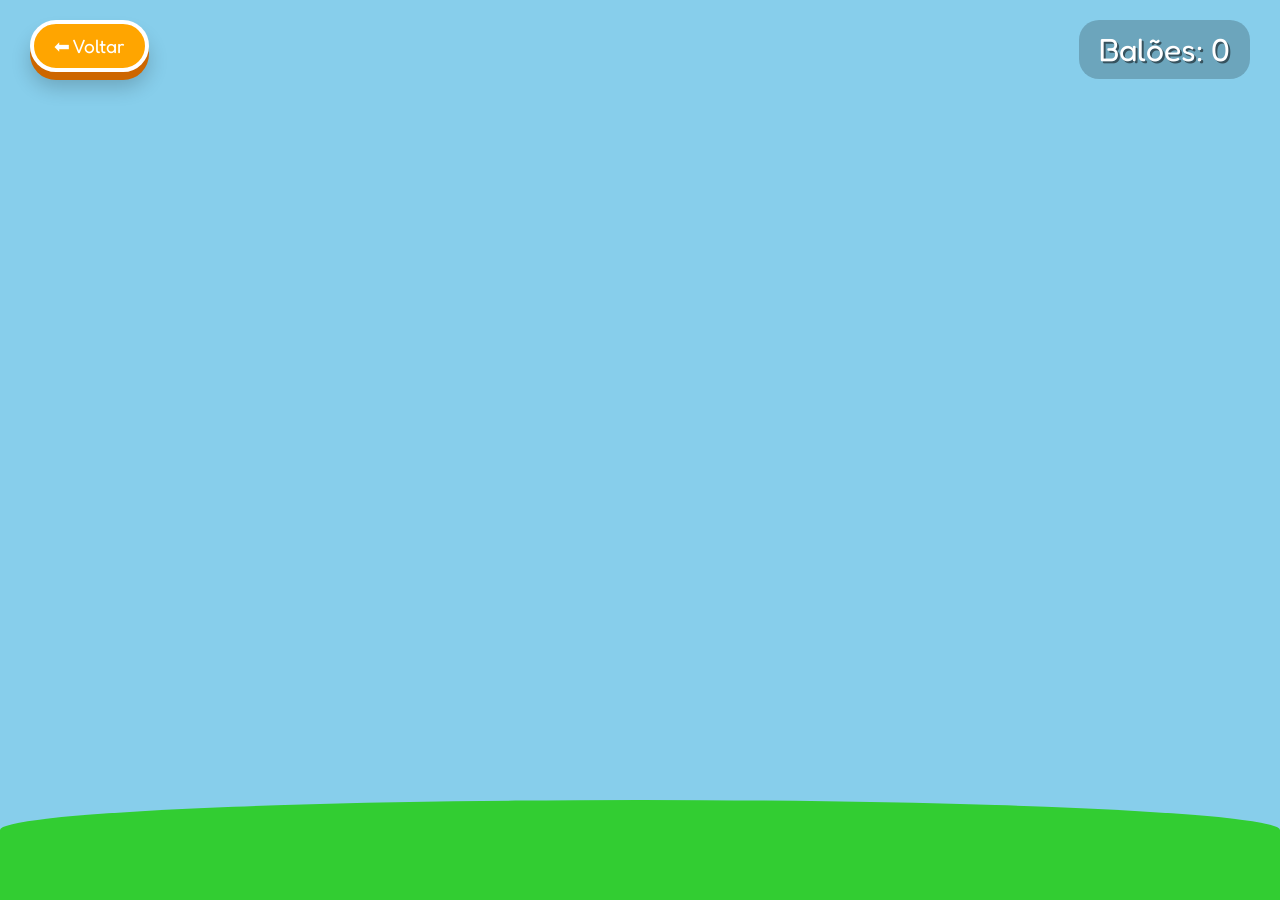
<file: mouse-game.html>
<!DOCTYPE html>
<html lang="pt-BR">
<head>
  <meta charset="UTF-8">
  <meta name="viewport" content="width=device-width, initial-scale=1.0, maximum-scale=1.0, user-scalable=no">
  <title>Jogo dos Balões - InfoLab Kids</title>
  <link rel="stylesheet" href="css/style.css?v=2">
</head>
<body class="game-container">

  <a href="menu.html" class="btn-kid btn-secondary btn-back">⬅ Voltar</a>

  <div class="scoreboard">
    Balões: <span id="score">0</span>
  </div>

  <div id="game-area"></div>

  <!-- Grass at the bottom -->
  <div class="grass-footer"></div>

  <script src="js/progress.js"></script>
  <script src="js/balloon-game.js"></script>
</body>
</html>
</file>
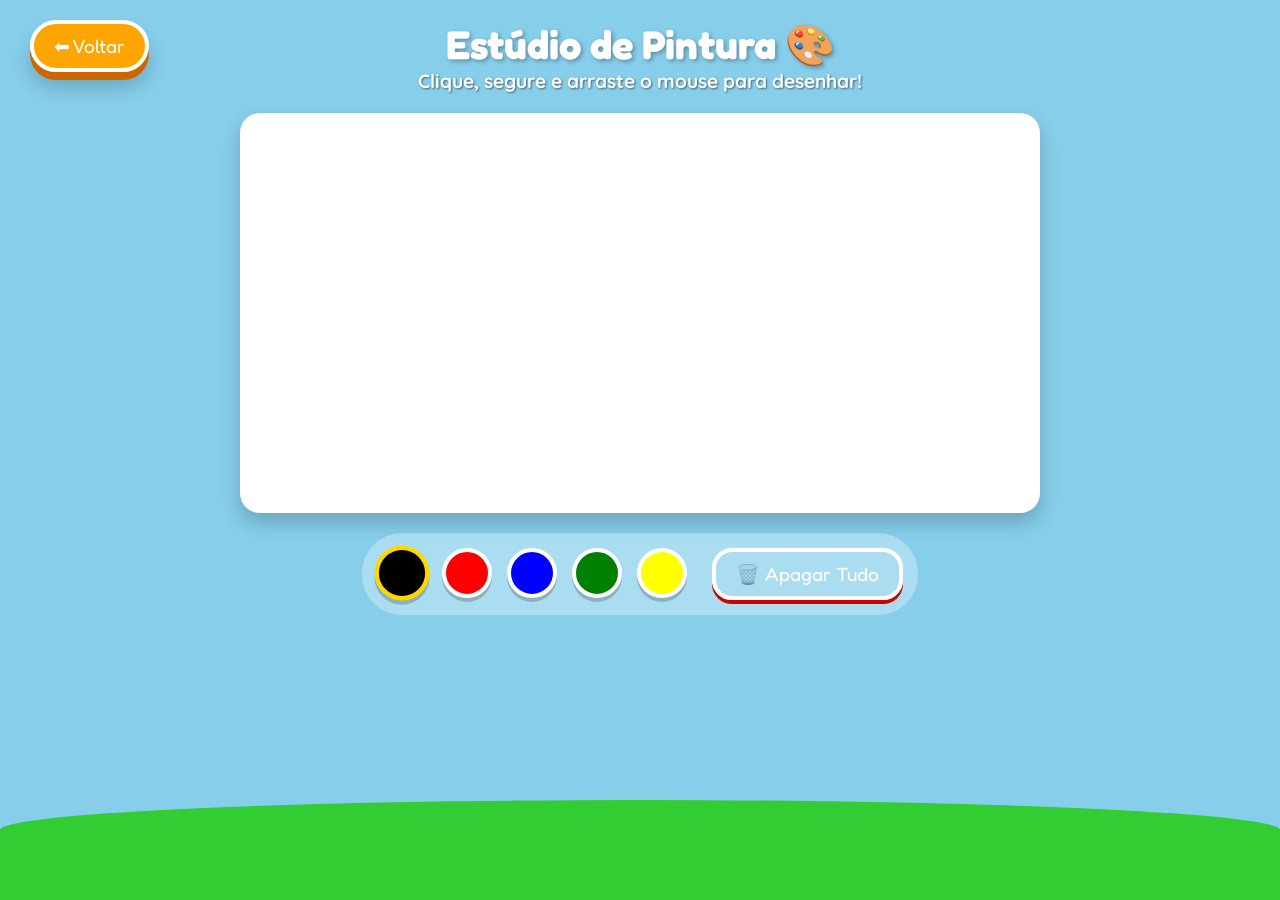
<file: paint-game.html>
<!DOCTYPE html>
<html lang="pt-BR">
<head>
  <meta charset="UTF-8">
  <meta name="viewport" content="width=device-width, initial-scale=1.0, maximum-scale=1.0, user-scalable=no">
  <title>Estúdio de Pintura - InfoLab Kids</title>
  <link rel="stylesheet" href="css/style.css?v=3">
  <style>
    .canvas-container {
      display: flex;
      flex-direction: column;
      align-items: center;
      margin-top: 20px;
    }
    canvas {
      background: white;
      border-radius: 20px;
      box-shadow: 0 10px 20px rgba(0,0,0,0.2);
      border: 4px solid var(--button-blue);
      touch-action: none; /* Previne scroll no celular */
      cursor: crosshair;
    }
    .palette {
      display: flex;
      gap: 15px;
      margin-top: 20px;
      padding: 15px;
      background: rgba(255,255,255,0.3);
      border-radius: 40px;
    }
    .color-btn {
      width: 50px;
      height: 50px;
      border-radius: 50%;
      border: 4px solid white;
      cursor: pointer;
      box-shadow: 0 4px 0 rgba(0,0,0,0.2);
      transition: transform 0.1s;
    }
    .color-btn:active {
      transform: translateY(4px);
      box-shadow: none;
    }
    .color-btn.selected {
      transform: scale(1.1);
      border-color: var(--button-yellow);
    }
    .action-btn {
      font-size: 1.2rem;
      padding: 10px 20px;
      border-radius: 20px;
      border: 4px solid white;
      background: var(--button-red);
      color: white;
      font-family: 'Fredoka One', cursive;
      cursor: pointer;
      box-shadow: 0 4px 0 #cc0000;
      margin-left: 10px;
    }
    .action-btn:active {
      transform: translateY(4px);
      box-shadow: none;
    }
  </style>
</head>
<body class="game-container">

  <a href="menu.html" class="btn-kid btn-secondary btn-back">⬅ Voltar</a>

  <div style="text-align: center; margin-top: 20px;">
    <h1 class="logo-title" style="margin: 0; font-size: 2.5rem;">Estúdio de Pintura 🎨</h1>
    <p style="font-size: 1.2rem; font-weight: 700; color: white; text-shadow: 1px 1px 2px rgba(0,0,0,0.5);">Clique, segure e arraste o mouse para desenhar!</p>
  </div>

  <div class="canvas-container">
    <canvas id="paintCanvas" width="800" height="400"></canvas>
    
    <div class="palette">
      <div class="color-btn selected" style="background: black;" data-color="black"></div>
      <div class="color-btn" style="background: red;" data-color="red"></div>
      <div class="color-btn" style="background: blue;" data-color="blue"></div>
      <div class="color-btn" style="background: green;" data-color="green"></div>
      <div class="color-btn" style="background: yellow;" data-color="yellow"></div>
      <button class="action-btn" id="clearBtn">🗑️ Apagar Tudo</button>
    </div>
  </div>

  <div class="grass-footer" style="position: absolute;"></div>

  <script src="js/progress.js"></script>
  <script src="js/paint-game.js"></script>
</body>
</html>
</file>
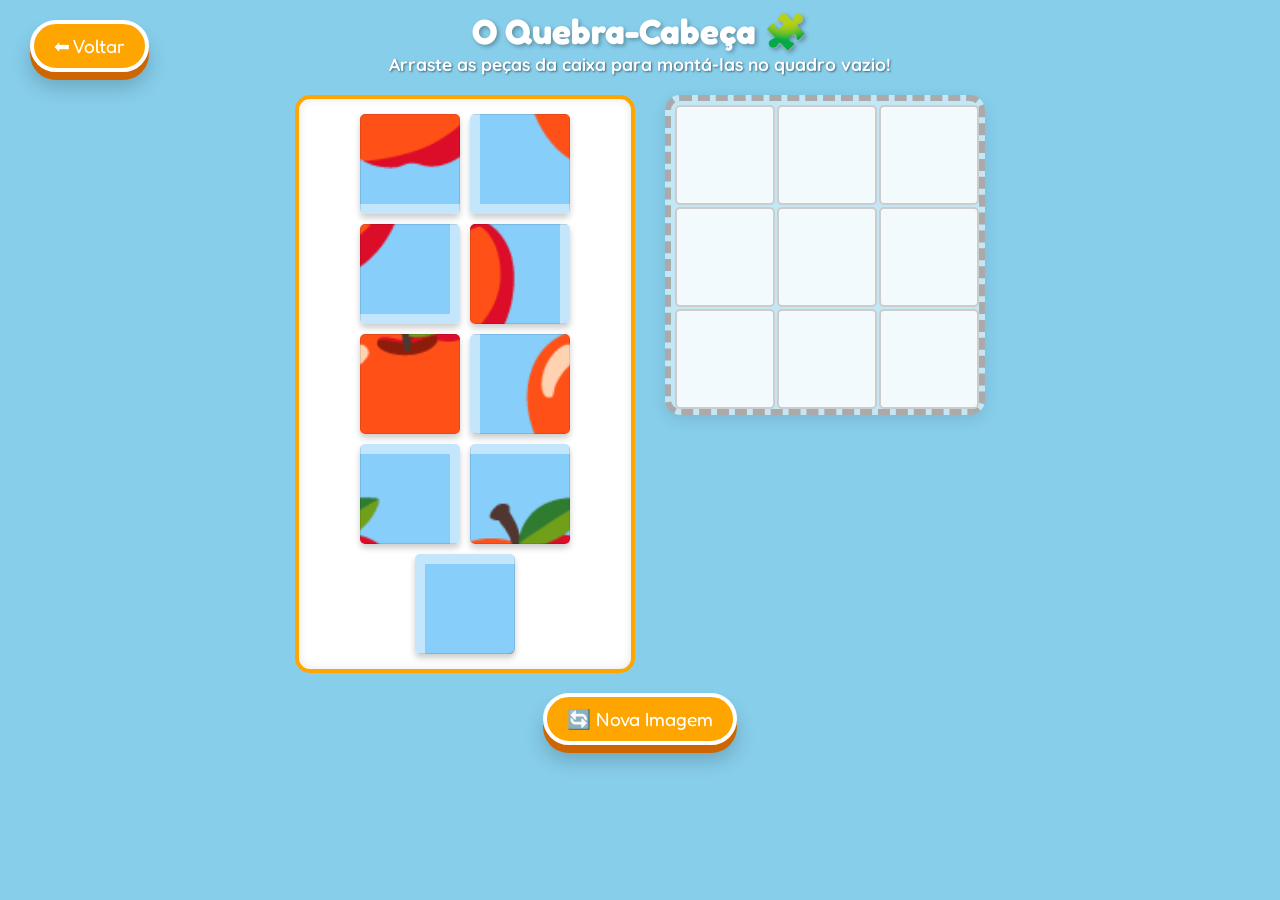
<file: puzzle-game.html>
<!DOCTYPE html>
<html lang="pt-BR">
<head>
  <meta charset="UTF-8">
  <meta name="viewport" content="width=device-width, initial-scale=1.0, maximum-scale=1.0, user-scalable=no">
  <title>O Grande Quebra-Cabeça - InfoLab Kids</title>
  <link rel="stylesheet" href="css/style.css?v=4">
  <style>
    .puzzle-layout {
      display: flex;
      flex-direction: row;
      gap: 30px;
      justify-content: center;
      align-items: flex-start;
      margin-top: 20px;
      flex-wrap: wrap;
    }
    
    .pieces-bank {
      background: white;
      border: 4px solid var(--button-orange);
      border-radius: 15px;
      padding: 15px;
      width: 340px;
      min-height: 340px;
      display: flex;
      flex-wrap: wrap;
      gap: 10px;
      justify-content: center;
      align-content: flex-start;
      box-shadow: inset 0 0 10px rgba(0,0,0,0.1);
    }

    .assembly-board {
      background: rgba(255, 255, 255, 0.5);
      border: 6px dashed #aaa;
      border-radius: 15px;
      width: 320px;
      height: 320px;
      display: grid;
      grid-template-columns: repeat(3, 100px);
      grid-template-rows: repeat(3, 100px);
      gap: 2px;
      padding: 4px;
      box-shadow: 0 5px 15px rgba(0,0,0,0.1);
    }
    
    .slot {
      background: rgba(255,255,255,0.8);
      border: 2px solid #ccc;
      border-radius: 5px;
      width: 100px;
      height: 100px;
      box-sizing: border-box;
    }
    .slot.hovered {
      background: #e0ffe0;
      border-color: #32CD32;
    }

    .puzzle-piece {
      width: 100px;
      height: 100px;
      cursor: grab;
      border-radius: 5px;
      box-shadow: 0 4px 6px rgba(0,0,0,0.2);
      transition: transform 0.1s;
    }
    .puzzle-piece:active {
      cursor: grabbing;
      transform: scale(1.05);
    }
    
    .puzzle-piece.locked {
      cursor: default;
      box-shadow: none;
      border-radius: 0;
    }

    .btn-controls {
      margin-top: 20px;
      display: flex;
      gap: 15px;
      justify-content: center;
    }
    
    @media (max-width: 768px) {
      .puzzle-layout {
        flex-direction: column-reverse;
        align-items: center;
      }
    }
  </style>
</head>
<body class="game-container">

  <a href="menu.html" class="btn-kid btn-secondary btn-back">⬅ Voltar</a>

  <div style="text-align: center; margin-top: 10px;">
    <h1 class="logo-title" style="margin: 0; font-size: 2.2rem;">O Quebra-Cabeça 🧩</h1>
    <p style="font-size: 1.1rem; font-weight: 700; color: white; text-shadow: 1px 1px 2px rgba(0,0,0,0.5);">Arraste as peças da caixa para montá-las no quadro vazio!</p>
  </div>

  <div class="puzzle-layout">
    <!-- Área das Peças Soltas -->
    <div class="pieces-bank" id="pieces-bank">
      <!-- Peças geradas via JS entrarão aqui -->
    </div>

    <!-- Área de Montagem -->
    <div class="assembly-board" id="assembly-board">
      <!-- 9 slots (3x3) -->
      <div class="slot" data-index="0"></div>
      <div class="slot" data-index="1"></div>
      <div class="slot" data-index="2"></div>
      <div class="slot" data-index="3"></div>
      <div class="slot" data-index="4"></div>
      <div class="slot" data-index="5"></div>
      <div class="slot" data-index="6"></div>
      <div class="slot" data-index="7"></div>
      <div class="slot" data-index="8"></div>
    </div>
  </div>

  <div class="btn-controls">
    <button class="btn-kid btn-secondary" id="btn-reload" style="padding: 10px 20px; font-size: 1.2rem;">🔄 Nova Imagem</button>
  </div>

  <script src="js/progress.js"></script>
  <script src="js/puzzle-game.js"></script>
</body>
</html>
</file>
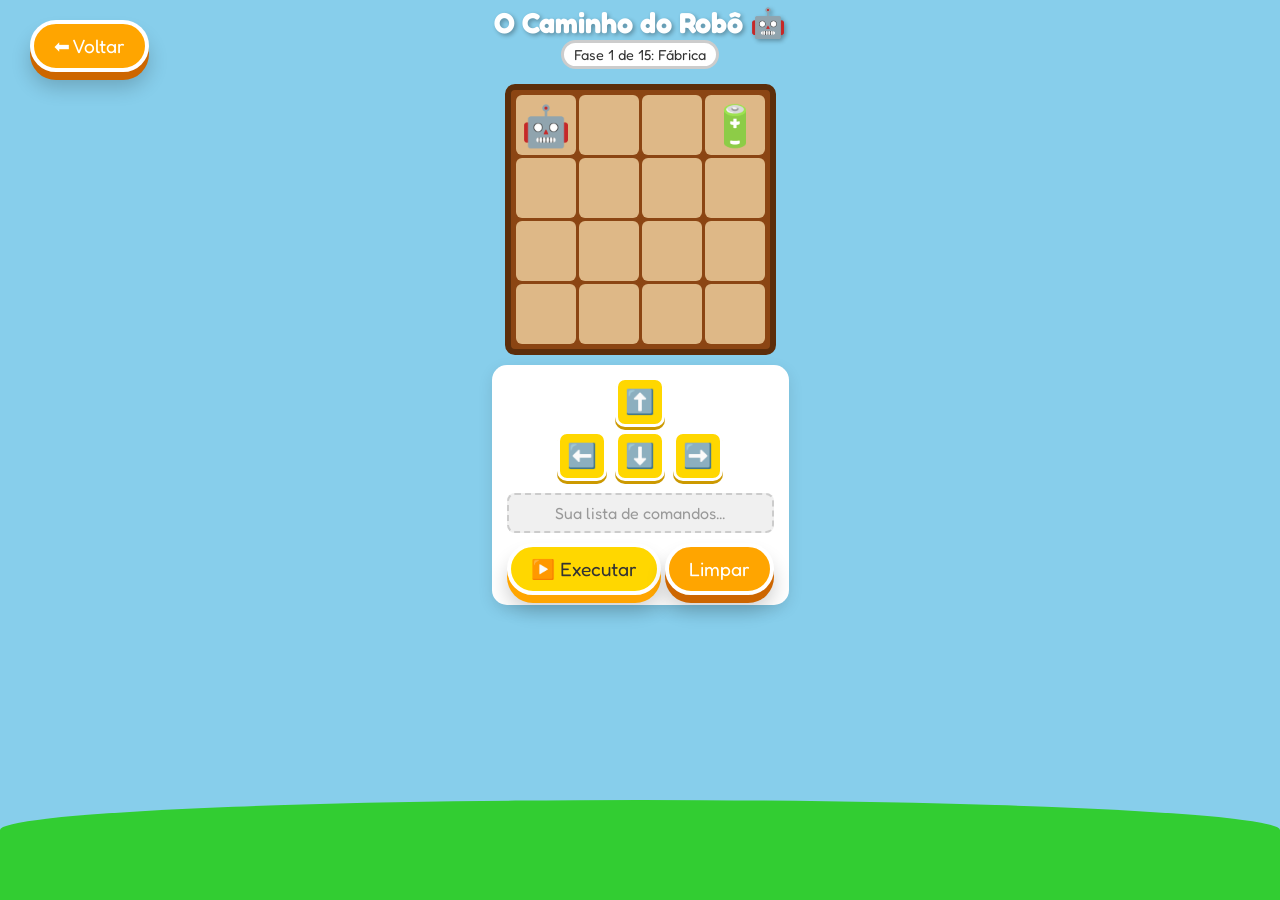
<file: robot-game.html>
<!DOCTYPE html>
<html lang="pt-BR">
<head>
  <meta charset="UTF-8">
  <meta name="viewport" content="width=device-width, initial-scale=1.0, maximum-scale=1.0, user-scalable=no">
  <title>O Caminho do Robô - InfoLab Kids</title>
  <link rel="stylesheet" href="css/style.css?v=3">
  <style>
    .game-board {
      display: grid;
      gap: 3px;
      padding: 5px;
      border-radius: 10px;
      border: 6px solid;
      margin: 10px auto;
      width: max-content;
      transition: all 0.5s ease;
    }
    .cell {
      border-radius: 6px;
      display: flex;
      justify-content: center;
      align-items: center;
      position: relative;
    }
    
    .robot {
      transition: all 0.3s ease;
      z-index: 10;
    }
    .target-item {
      animation: pulse 1.5s infinite;
    }
    .obstacle {
      font-size: inherit;
    }
    @keyframes pulse { 0% { transform: scale(1); } 50% { transform: scale(1.1); } 100% { transform: scale(1); } }

    .control-panel {
      background: white;
      border-radius: 15px;
      padding: 10px 15px;
      max-width: 500px;
      margin: 0 auto 20px;
      text-align: center;
      box-shadow: 0 5px 15px rgba(0,0,0,0.1);
      border: 4px solid var(--button-blue);
    }
    .arrow-btn {
      background: var(--button-yellow);
      border: 3px solid #fff;
      border-radius: 10px;
      width: 50px;
      height: 50px;
      font-size: 1.5rem;
      cursor: pointer;
      box-shadow: 0 3px 0 #CC9900;
      margin: 2px;
    }
    .arrow-btn:active {
      transform: translateY(3px);
      box-shadow: none;
    }
    
    .queue-container {
      margin-top: 10px;
      min-height: 40px;
      background: #f0f0f0;
      border-radius: 8px;
      padding: 5px;
      display: flex;
      flex-wrap: wrap;
      gap: 3px;
      justify-content: center;
      align-items: center;
      border: 2px dashed #ccc;
    }
    .queue-item {
      background: white;
      border: 2px solid #ccc;
      border-radius: 5px;
      width: 25px;
      height: 25px;
      display: flex;
      justify-content: center;
      align-items: center;
      font-size: 1rem;
    }
    .queue-item.active {
      background: var(--button-yellow);
      border-color: #CC9900;
    }

    .action-btns {
      margin-top: 10px;
    }
    
    #level-header {
      background: white;
      color: var(--text-dark);
      display: inline-block;
      padding: 3px 10px;
      border-radius: 15px;
      font-family: 'Fredoka One', cursive;
      border: 3px solid #ccc;
      margin-bottom: 5px;
      font-size: 0.9rem;
    }
  </style>
</head>
<body class="game-container" id="theme-body">

  <a href="menu.html" class="btn-kid btn-secondary btn-back">⬅ Voltar</a>

  <div style="text-align: center; margin-top: 5px;">
    <h1 class="logo-title" style="margin: 0; font-size: 1.8rem; animation: none;">O Caminho do Robô 🤖</h1>
    <div id="level-header">Fase 1 de 15: Fábrica</div>
  </div>

  <div class="game-board" id="board">
    <!-- As 16 celulas (4x4) serao geradas no JS -->
  </div>

  <div class="control-panel">
    <div class="arrows">
      <button class="arrow-btn" data-dir="UP">⬆️</button>
      <br>
      <button class="arrow-btn" data-dir="LEFT">⬅️</button>
      <button class="arrow-btn" data-dir="DOWN">⬇️</button>
      <button class="arrow-btn" data-dir="RIGHT">➡️</button>
    </div>
    
    <div class="queue-container" id="queue-display">
      <span style="color: #999; font-family: 'Fredoka One';">Sua lista de comandos...</span>
    </div>
    
    <div class="action-btns">
      <button class="btn-kid" id="btn-play" style="padding: 10px 20px; font-size: 1.2rem;">▶️ Executar</button>
      <button class="btn-kid btn-secondary" id="btn-clear" style="padding: 10px 20px; font-size: 1.2rem;">Limpar</button>
    </div>
  </div>

  <div class="grass-footer"></div>

  <script src="js/progress.js"></script>
  <script src="js/robot-game.js"></script>
</body>
</html>
</file>
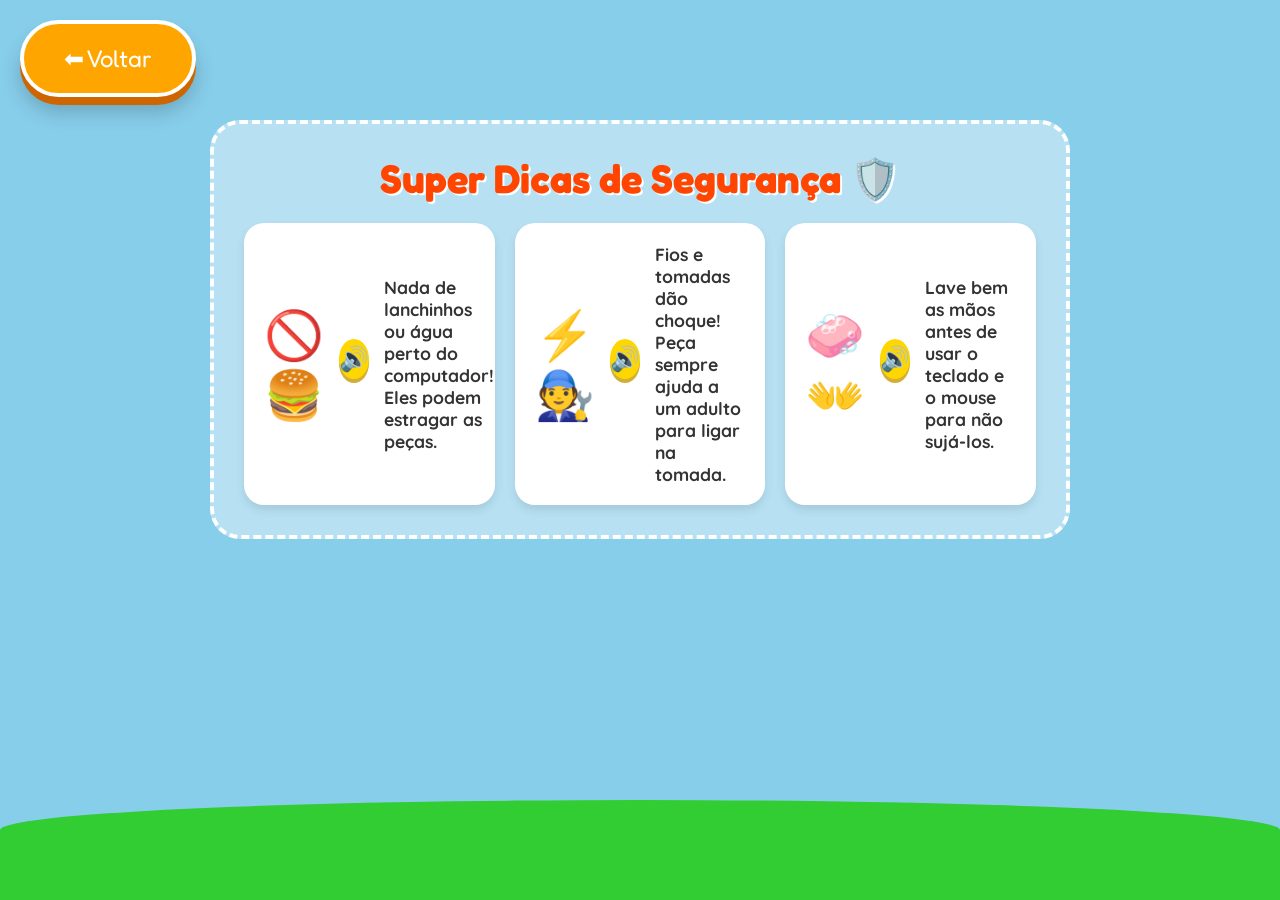
<file: safety-tips.html>
<!DOCTYPE html>
<html lang="pt-BR">
<head>
  <meta charset="UTF-8">
  <meta name="viewport" content="width=device-width, initial-scale=1.0, maximum-scale=1.0, user-scalable=no">
  <title>Dicas de Segurança - InfoLab Kids</title>
  <link rel="stylesheet" href="css/style.css?v=2">
</head>
<body>

  <a href="menu.html" class="btn-kid btn-secondary btn-back-fixed">⬅ Voltar</a>

  <div class="basics-container">
    
    <div class="tips-section" style="margin-top: 40px;">
      <h2>Super Dicas de Segurança 🛡️</h2>
      <div class="tips-grid">
        
        <div class="tip-card">
          <div class="tip-emoji">🚫🍔</div>
          <button class="btn-speech" data-text="Nada de lanchinhos ou água perto do computador! Eles podem estragar as peças.">🔊</button>
          <p>Nada de lanchinhos ou água perto do computador! Eles podem estragar as peças.</p>
        </div>

        <div class="tip-card">
          <div class="tip-emoji">⚡🧑‍🔧</div>
          <button class="btn-speech" data-text="Fios e tomadas dão choque! Peça sempre ajuda a um adulto para ligar na tomada.">🔊</button>
          <p>Fios e tomadas dão choque! Peça sempre ajuda a um adulto para ligar na tomada.</p>
        </div>

        <div class="tip-card">
          <div class="tip-emoji">🧼👐</div>
          <button class="btn-speech" data-text="Lave bem as mãos antes de usar o teclado e o mouse para não sujá-los.">🔊</button>
          <p>Lave bem as mãos antes de usar o teclado e o mouse para não sujá-los.</p>
        </div>

      </div>
    </div>

  </div>

  <div class="grass-footer"></div>

  <script src="js/speech.js"></script>
</body>
</html>
</file>
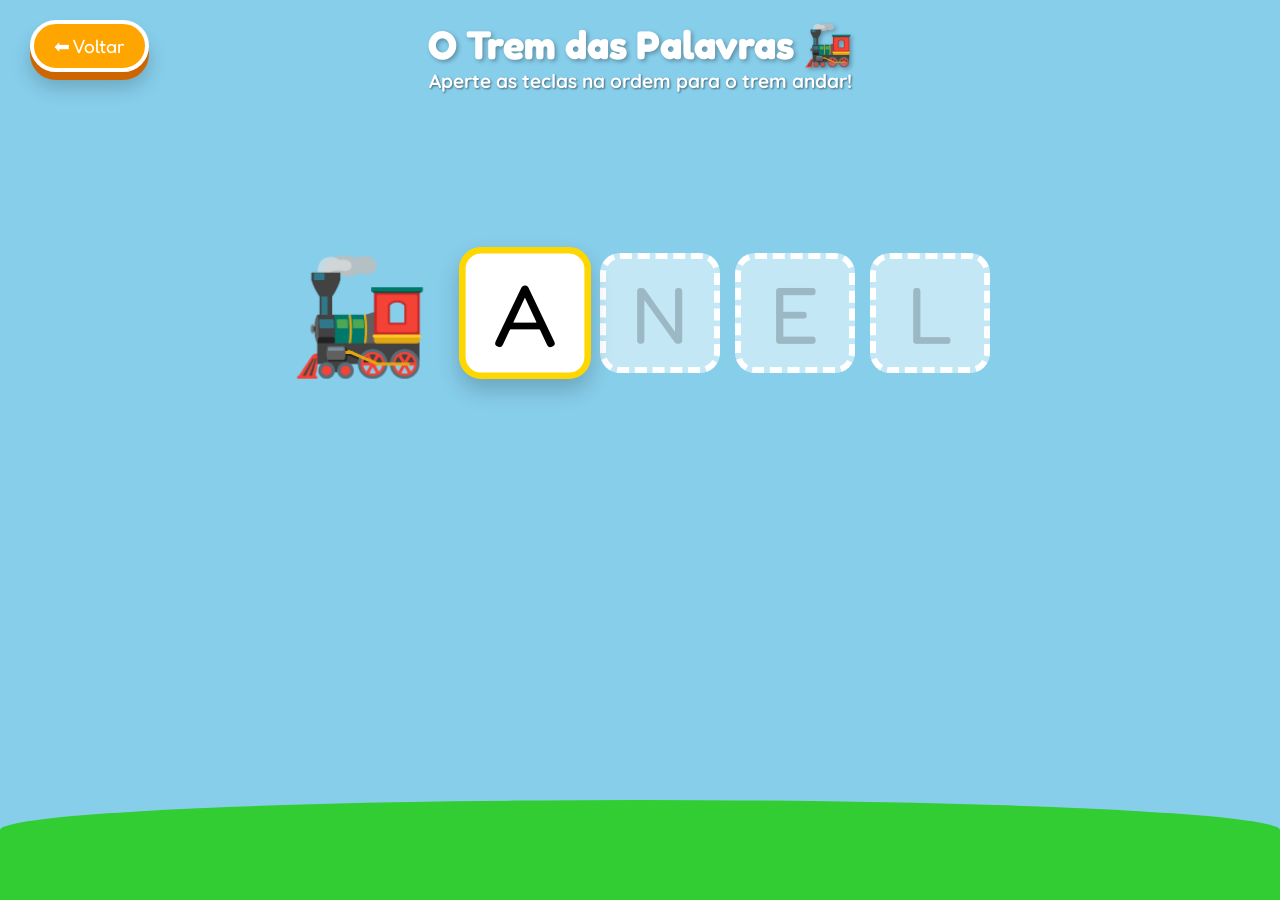
<file: word-game.html>
<!DOCTYPE html>
<html lang="pt-BR">
<head>
  <meta charset="UTF-8">
  <meta name="viewport" content="width=device-width, initial-scale=1.0, maximum-scale=1.0, user-scalable=no">
  <title>O Trem das Palavras - InfoLab Kids</title>
  <link rel="stylesheet" href="css/style.css?v=3">
  <style>
    .train-container {
      margin-top: 150px;
      display: flex;
      flex-wrap: wrap;
      justify-content: center;
      align-items: center;
      gap: 15px;
      transition: transform 1s ease-in-out;
      padding: 0 20px;
    }
    .train-engine {
      font-size: 7rem;
      margin-right: 20px;
    }
    .letter-wagon {
      width: 120px;
      height: 120px;
      background-color: rgba(255, 255, 255, 0.5);
      border: 6px dashed white;
      border-radius: 20px;
      display: flex;
      justify-content: center;
      align-items: center;
      font-size: 5rem;
      font-family: 'Fredoka One', cursive;
      color: rgba(0,0,0,0.2);
      transition: all 0.3s;
    }
    .letter-wagon.active {
      border: 6px solid var(--button-yellow);
      background-color: white;
      color: black;
      transform: scale(1.1);
      box-shadow: 0 10px 20px rgba(0,0,0,0.2);
    }
    .letter-wagon.done {
      background-color: var(--grass-green);
      border: 6px solid white;
      color: white;
    }
  </style>
</head>
<body class="game-container">

  <a href="menu.html" class="btn-kid btn-secondary btn-back">⬅ Voltar</a>

  <div style="text-align: center; margin-top: 20px;">
    <h1 class="logo-title" style="margin: 0; font-size: 2.5rem;">O Trem das Palavras 🚂</h1>
    <p style="font-size: 1.2rem; font-weight: 700; color: white; text-shadow: 1px 1px 2px rgba(0,0,0,0.5);">Aperte as teclas na ordem para o trem andar!</p>
  </div>

  <div class="train-container" id="train">
    <!-- Gerado via JS -->
  </div>

  <div class="grass-footer" style="position: absolute;"></div>

  <script src="js/progress.js?v=6"></script>
  <script src="js/word-game.js?v=6"></script>
</body>
</html>
</file>
<file: css/style.css>
@import url('https://fonts.googleapis.com/css2?family=Fredoka+One&family=Quicksand:wght@600;700&display=swap');

:root {
  --primary-blue: #00BFFF;
  --secondary-blue: #009ACD;
  --bg-sky: #87CEEB;
  --grass-green: #32CD32;
  --button-yellow: #FFD700;
  --button-yellow-hover: #FFC125;
  --button-orange: #FFA500;
  --button-orange-hover: #FF8C00;
  --text-dark: #333333;
  --text-light: #FFFFFF;
}

* {
  box-sizing: border-box;
  margin: 0;
  padding: 0;
}

body {
  font-family: 'Quicksand', sans-serif;
  background-color: var(--bg-sky);
  color: var(--text-dark);
  display: flex;
  flex-direction: column;
  align-items: center;
  min-height: 100vh;
  position: relative;
  padding-bottom: 150px; /* Space for the grass */
  text-align: center;
  overflow-x: hidden;
}

h1, h2, h3 {
  font-family: 'Fredoka One', cursive;
  margin-bottom: 20px;
  color: var(--text-light);
  text-shadow: 2px 2px 4px rgba(0, 0, 0, 0.3);
}

.container {
  max-width: 800px;
  width: 90%;
  margin: 0 auto;
  padding: 40px 20px;
  background: rgba(255, 255, 255, 0.2);
  border-radius: 30px;
  box-shadow: 0 10px 20px rgba(0,0,0,0.1);
  margin-top: 50px;
}

.logo-title {
  font-size: 3.5rem;
  margin-bottom: 40px;
  animation: bounce 2s infinite;
}

.menu-options {
  display: flex;
  flex-direction: column;
  gap: 20px;
}

.btn-kid {
  display: inline-block;
  text-decoration: none;
  font-family: 'Fredoka One', cursive;
  font-size: 1.5rem;
  padding: 20px 40px;
  border-radius: 50px;
  color: var(--text-dark);
  background-color: var(--button-yellow);
  box-shadow: 0 8px 0 var(--button-orange), 0 15px 20px rgba(0,0,0,0.2);
  transition: all 0.1s ease;
  cursor: pointer;
  border: 4px solid #fff;
  position: relative;
}

.btn-kid:hover {
  background-color: var(--button-yellow-hover);
  transform: translateY(2px);
  box-shadow: 0 6px 0 var(--button-orange), 0 10px 15px rgba(0,0,0,0.2);
}

.btn-kid:active {
  transform: translateY(8px);
  box-shadow: 0 0 0 var(--button-orange), 0 5px 10px rgba(0,0,0,0.2);
}

.btn-secondary {
  background-color: var(--button-orange);
  color: white;
  box-shadow: 0 8px 0 #CD6600, 0 15px 20px rgba(0,0,0,0.2);
}

.btn-secondary:hover {
  background-color: var(--button-orange-hover);
  box-shadow: 0 6px 0 #CD6600, 0 10px 15px rgba(0,0,0,0.2);
}

.btn-secondary:active {
  box-shadow: 0 0 0 #CD6600, 0 5px 10px rgba(0,0,0,0.2);
}

.disabled-btn {
  background-color: #cccccc;
  box-shadow: 0 8px 0 #999999;
  cursor: not-allowed;
  color: #666666;
}
.disabled-btn:hover {
  transform: none;
  background-color: #cccccc;
  box-shadow: 0 8px 0 #999999;
}
.disabled-btn:active {
  transform: none;
  box-shadow: 0 8px 0 #999999;
}

/* Landscape decorations */
.grass-footer {
  position: absolute;
  bottom: 0;
  width: 100%;
  height: 100px;
  background-color: var(--grass-green);
  border-top-left-radius: 50% 30px;
  border-top-right-radius: 50% 30px;
  z-index: -1;
}

/* Animations */
@keyframes bounce {
  0%, 20%, 50%, 80%, 100% {
    transform: translateY(0);
  }
  40% {
    transform: translateY(-20px);
  }
  60% {
    transform: translateY(-10px);
  }
}

/* Mouse Game Specific */
.game-container {
  width: 100vw;
  height: 100vh;
  position: relative;
  overflow: hidden;
  background-color: var(--bg-sky);
}

.scoreboard {
  position: absolute;
  top: 20px;
  right: 30px;
  font-family: 'Fredoka One', cursive;
  font-size: 2rem;
  color: white;
  text-shadow: 2px 2px 0px rgba(0,0,0,0.5);
  background: rgba(0,0,0,0.2);
  padding: 10px 20px;
  border-radius: 20px;
  z-index: 10;
}

.btn-back {
  position: absolute;
  top: 20px;
  left: 30px;
  padding: 10px 20px;
  font-size: 1.2rem;
  z-index: 10;
}

.balloon {
  position: absolute;
  width: 80px;
  height: 100px;
  background-color: red;
  border-radius: 50% 50% 50% 50% / 40% 40% 60% 60%;
  box-shadow: inset -10px -10px 0 rgba(0,0,0,0.1);
  cursor: pointer;
  transition: transform 0.1s;
}

.balloon::after {
  content: '';
  position: absolute;
  bottom: -10px;
  left: 50%;
  transform: translateX(-50%);
  width: 0;
  height: 0;
  border-left: 10px solid transparent;
  border-right: 10px solid transparent;
  border-bottom: 15px solid inherit;
}

.balloon:active {
  transform: scale(0.9);
}

.pop-animation {
  animation: pop 0.2s forwards;
}

@keyframes pop {
  0% { transform: scale(1); opacity: 1; }
  50% { transform: scale(1.5); opacity: 0.8; }
  100% { transform: scale(0); opacity: 0; }
}

@media (max-width: 768px) {
  .logo-title {
    font-size: 2.5rem;
  }
  .btn-kid {
    font-size: 1.2rem;
    padding: 15px 30px;
  }
}

/* --- Computer Basics Module --- */
.basics-container {
  max-width: 900px;
  width: 95%;
  margin: 0 auto;
  padding: 80px 20px 40px; /* space for back btn */
  display: flex;
  flex-direction: column;
  gap: 40px;
}

.cards-grid {
  display: grid;
  grid-template-columns: repeat(auto-fit, minmax(200px, 1fr));
  gap: 20px;
  justify-items: center;
}

/* Flip Card 3D */
.flip-card {
  background-color: transparent;
  width: 200px;
  height: 250px;
  perspective: 1000px;
  cursor: pointer;
}

.flip-card-inner {
  position: relative;
  width: 100%;
  height: 100%;
  text-align: center;
  transition: transform 0.6s;
  transform-style: preserve-3d;
}

.flip-card.flipped .flip-card-inner {
  transform: rotateY(180deg);
}

.flip-card-front, .flip-card-back {
  position: absolute;
  width: 100%;
  height: 100%;
  -webkit-backface-visibility: hidden;
  backface-visibility: hidden;
  border-radius: 20px;
  box-shadow: 0 8px 15px rgba(0,0,0,0.1);
  display: flex;
  flex-direction: column;
  align-items: center;
  justify-content: center;
  padding: 15px;
  border: 4px solid #fff;
}

.flip-card-front {
  background-color: var(--button-yellow);
  color: var(--text-dark);
}

.flip-card-front .emoji {
  font-size: 5rem;
  margin-bottom: 10px;
}

.flip-card-front h3 {
  font-family: 'Fredoka One', cursive;
  color: var(--text-dark);
  text-shadow: none;
  font-size: 1.5rem;
  margin: 0;
}

.flip-card-back {
  background-color: var(--grass-green);
  color: white;
  transform: rotateY(180deg);
}

.flip-card-back p {
  font-size: 1.2rem;
  font-weight: bold;
}

/* Tips Section */
.tips-section {
  background: rgba(255, 255, 255, 0.4);
  padding: 30px;
  border-radius: 30px;
  border: 4px dashed #fff;
}

.tips-section h2 {
  color: #FF4500;
  text-shadow: 2px 2px 0px #fff;
  font-size: 2.5rem;
}

.tips-grid {
  display: grid;
  grid-template-columns: repeat(auto-fit, minmax(250px, 1fr));
  gap: 20px;
  margin-top: 20px;
}

.tip-card {
  background: white;
  padding: 20px;
  border-radius: 20px;
  box-shadow: 0 5px 10px rgba(0,0,0,0.1);
  display: flex;
  align-items: center;
  gap: 15px;
  text-align: left;
}

.tip-card .tip-emoji {
  font-size: 3rem;
}

.tip-card p {
  font-weight: 700;
  color: var(--text-dark);
  font-size: 1.1rem;
}

.btn-back-fixed {
  position: fixed;
  top: 20px;
  left: 20px;
  z-index: 100;
}

/* --- Keyboard Game --- */
.falling-letter {
  position: absolute;
  width: 80px;
  height: 80px;
  background-color: var(--button-yellow);
  color: var(--text-dark);
  font-family: 'Fredoka One', cursive;
  font-size: 3.5rem;
  display: flex;
  justify-content: center;
  align-items: center;
  border-radius: 20px;
  border: 4px solid #fff;
  box-shadow: 0 8px 15px rgba(0,0,0,0.2);
  text-transform: uppercase;
}

/* --- Homepage / Landing Page --- */
.hero-section {
  text-align: center;
  margin-bottom: 40px;
}
.hero-section p {
  font-size: 1.2rem;
  font-weight: 600;
  color: white;
  text-shadow: 1px 1px 2px rgba(0,0,0,0.3);
  max-width: 700px;
  margin: 0 auto;
}

.guide-grid {
  display: flex;
  flex-wrap: wrap;
  justify-content: center;
  gap: 20px;
  margin-bottom: 40px;
}
.guide-card {
  background: white;
  border-radius: 20px;
  padding: 20px;
  width: 300px;
  text-align: left;
  box-shadow: 0 5px 15px rgba(0,0,0,0.1);
}
.guide-card h3 {
  color: var(--button-blue);
  margin-top: 0;
  margin-bottom: 10px;
  font-size: 1.4rem;
}
.guide-card p {
  color: var(--text-dark);
  font-weight: 600;
  font-size: 1rem;
  line-height: 1.4;
}

.btn-start-hero {
  font-size: 2rem;
  padding: 20px 50px;
  background: linear-gradient(180deg, #FFD700 0%, #FF8C00 100%);
  color: white;
  border: 5px solid white;
  border-radius: 50px;
  cursor: pointer;
  box-shadow: 0 10px 0 #CC7000, 0 15px 20px rgba(0,0,0,0.3);
  text-decoration: none;
  font-family: 'Fredoka One', cursive;
  display: inline-block;
  transition: transform 0.1s, box-shadow 0.1s;
  margin-bottom: 60px;
  text-shadow: 2px 2px 0px rgba(0,0,0,0.2);
  animation: pulse-hero 2s infinite;
}
.btn-start-hero:hover {
  transform: scale(1.05);
  box-shadow: 0 12px 0 #CC7000, 0 20px 25px rgba(0,0,0,0.4);
  animation: none;
}
.btn-start-hero:active {
  transform: translateY(8px);
  box-shadow: 0 2px 0 #CC7000, 0 5px 10px rgba(0,0,0,0.2);
  animation: none;
}

@keyframes pulse-hero {
  0% { transform: scale(1); }
  50% { transform: scale(1.03); }
  100% { transform: scale(1); }
}

/* --- Speech Button --- */
.btn-speech {
  background: var(--button-yellow);
  border: none;
  border-radius: 50%;
  width: 40px;
  height: 40px;
  font-size: 1.5rem;
  cursor: pointer;
  box-shadow: 0 4px 0 #D4AF37;
  transition: transform 0.1s;
  display: inline-flex;
  align-items: center;
  justify-content: center;
  margin-bottom: 10px;
}
.btn-speech:active {
  transform: translateY(4px);
  box-shadow: 0 0 0 transparent;
}
</file>
